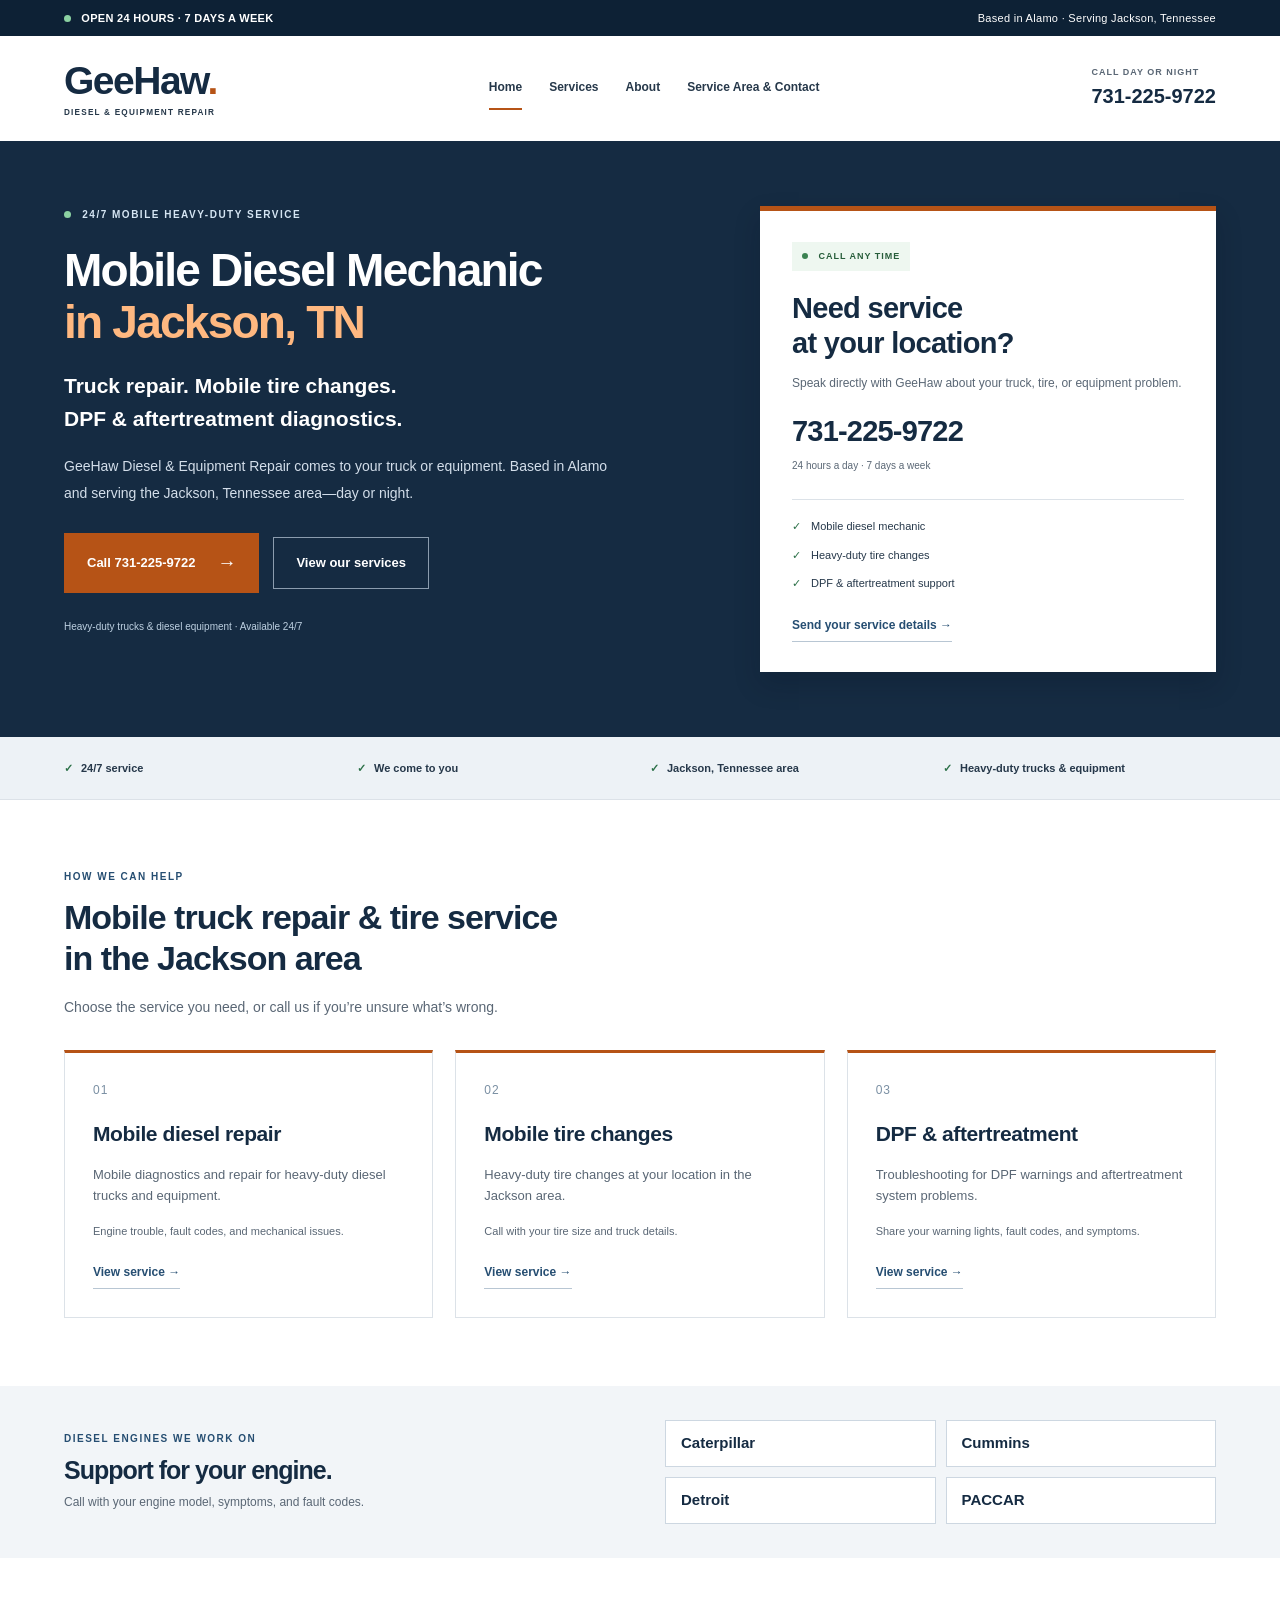
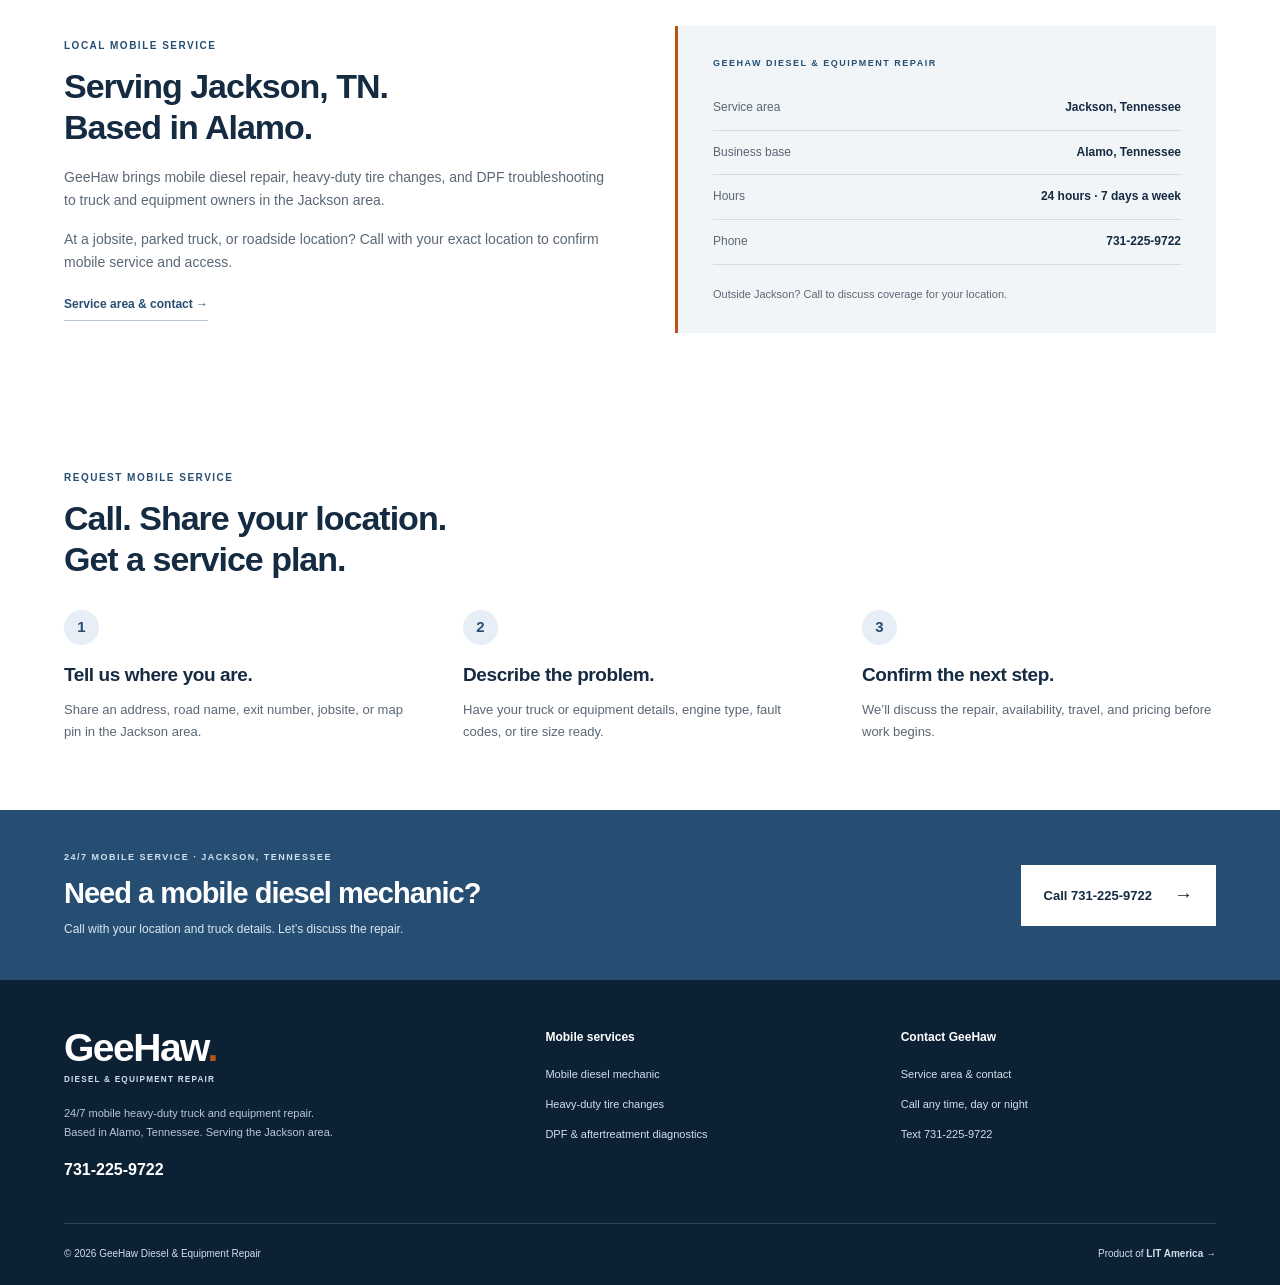
<file: index.html>
<!doctype html><html lang="en"><head><meta charset="utf-8"><meta name="viewport" content="width=device-width, initial-scale=1"><title>24/7 Mobile Diesel Mechanic &amp; Tire Service | Jackson, TN</title><meta name="description" content="24/7 mobile diesel mechanic, heavy-duty tire changes and DPF diagnostics in Jackson, TN. GeeHaw is based in Alamo. Call 731-225-9722."><meta name="theme-color" content="#152b42"><meta name="robots" content="index,follow"><link rel="canonical" href="https://vikramsamalanetha-debug.github.io/geehaa-demo2/"><meta property="og:type" content="website"><meta property="og:title" content="24/7 Mobile Diesel Mechanic &amp; Tire Service | Jackson, TN"><meta property="og:description" content="24/7 mobile diesel mechanic, heavy-duty tire changes and DPF diagnostics in Jackson, TN. GeeHaw is based in Alamo. Call 731-225-9722."><meta property="og:url" content="https://vikramsamalanetha-debug.github.io/geehaa-demo2/"><link rel="icon" href="assets/favicon.svg" type="image/svg+xml"><link rel="stylesheet" href="assets/style.css?v=local-service-2"><script src="assets/app.js?v=local-service-2" defer></script><script type="application/ld+json">{"@context": "https://schema.org", "@type": "LocalBusiness", "@id": "https://vikramsamalanetha-debug.github.io/geehaa-demo2/#business", "name": "GeeHaw Diesel & Equipment Repair", "telephone": "+1-731-225-9722", "url": "https://vikramsamalanetha-debug.github.io/geehaa-demo2/", "description": "24/7 mobile heavy-duty diesel truck and equipment repair, mobile tire changes, and DPF and aftertreatment troubleshooting.", "address": {"@type": "PostalAddress", "addressLocality": "Alamo", "addressRegion": "TN", "addressCountry": "US"}, "areaServed": [{"@type": "City", "name": "Jackson", "containedInPlace": {"@type": "State", "name": "Tennessee"}}], "openingHoursSpecification": [{"@type": "OpeningHoursSpecification", "dayOfWeek": ["Monday", "Tuesday", "Wednesday", "Thursday", "Friday", "Saturday", "Sunday"], "opens": "00:00", "closes": "23:59"}]}</script></head><body><a class="skip" href="#main">Skip to content</a><div class="statusbar"><span><i></i> OPEN 24 HOURS · 7 DAYS A WEEK</span><span>Based in Alamo · Serving Jackson, Tennessee</span></div><header><a class="brand" href="index.html" aria-label="GeeHaw home"><span class="brand-name">GeeHaw<span class="brand-dot">.</span></span><small>DIESEL & EQUIPMENT REPAIR</small></a><button class="menu" aria-label="Open navigation" aria-expanded="false" aria-controls="navigation">☰</button><nav id="navigation" aria-label="Main navigation"><a href="index.html" aria-current="page">Home</a><a href="services.html">Services</a><a href="about.html">About</a><a href="contact.html">Service Area & Contact</a></nav><a class="header-call" href="tel:+17312259722"><small>CALL DAY OR NIGHT</small>731-225-9722</a></header><main id="main"><section class="hero"><div class="hero-copy"><span class="eyebrow"><i></i> 24/7 MOBILE HEAVY-DUTY SERVICE</span><h1>Mobile Diesel Mechanic<br><span>in Jackson, TN</span></h1><p class="hero-subtitle">Truck repair. Mobile tire changes.<br>DPF & aftertreatment diagnostics.</p><p>GeeHaw Diesel & Equipment Repair comes to your truck or equipment. Based in Alamo and serving the Jackson, Tennessee area—day or night.</p><div class="buttons"><a class="button" href="tel:+17312259722">Call 731-225-9722 <span>→</span></a><a class="button outline-light" href="services.html">View our services</a></div><p class="hero-note">Heavy-duty trucks & diesel equipment · Available 24/7</p></div><aside class="dispatch-card"><span class="availability"><i></i> CALL ANY TIME</span><h2>Need service<br>at your location?</h2><p>Speak directly with GeeHaw about your truck, tire, or equipment problem.</p><a class="dispatch-phone" href="tel:+17312259722">731-225-9722</a><span class="dispatch-caption">24 hours a day · 7 days a week</span><div class="dispatch-list"><span>Mobile diesel mechanic</span><span>Heavy-duty tire changes</span><span>DPF & aftertreatment support</span></div><a class="text-link" href="contact.html">Send your service details →</a></aside></section><section class="quick-strip"><span>24/7 service</span><span>We come to you</span><span>Jackson, Tennessee area</span><span>Heavy-duty trucks & equipment</span></section><section class="section"><div class="section-heading"><span class="eyebrow">HOW WE CAN HELP</span><h2>Mobile truck repair & tire service<br>in the Jackson area</h2><p>Choose the service you need, or call us if you’re unsure what’s wrong.</p></div><div class="service-grid"><article class="service-card"><span class="service-number">01</span><h3><a href="diesel-repair.html">Mobile diesel repair</a></h3><p>Mobile diagnostics and repair for heavy-duty diesel trucks and equipment.</p><p class="small">Engine trouble, fault codes, and mechanical issues.</p><a class="text-link" href="diesel-repair.html">View service →</a></article><article class="service-card"><span class="service-number">02</span><h3><a href="mobile-tire-service.html">Mobile tire changes</a></h3><p>Heavy-duty tire changes at your location in the Jackson area.</p><p class="small">Call with your tire size and truck details.</p><a class="text-link" href="mobile-tire-service.html">View service →</a></article><article class="service-card"><span class="service-number">03</span><h3><a href="dpf-repair.html">DPF & aftertreatment</a></h3><p>Troubleshooting for DPF warnings and aftertreatment system problems.</p><p class="small">Share your warning lights, fault codes, and symptoms.</p><a class="text-link" href="dpf-repair.html">View service →</a></article></div></section><section class="engine-section"><div><span class="eyebrow">DIESEL ENGINES WE WORK ON</span><h2>Support for your engine.</h2><p>Call with your engine model, symptoms, and fault codes.</p></div><div class="engine-tags"><span>Caterpillar</span><span>Cummins</span><span>Detroit</span><span>PACCAR</span></div></section><section class="coverage section"><div><span class="eyebrow">LOCAL MOBILE SERVICE</span><h2>Serving Jackson, TN.<br>Based in Alamo.</h2><p>GeeHaw brings mobile diesel repair, heavy-duty tire changes, and DPF troubleshooting to truck and equipment owners in the Jackson area.</p><p>At a jobsite, parked truck, or roadside location? Call with your exact location to confirm mobile service and access.</p><a class="text-link" href="contact.html">Service area & contact →</a></div><div class="coverage-box"><span class="eyebrow">GEEHAW DIESEL & EQUIPMENT REPAIR</span><dl><div><dt>Service area</dt><dd>Jackson, Tennessee</dd></div><div><dt>Business base</dt><dd>Alamo, Tennessee</dd></div><div><dt>Hours</dt><dd>24 hours · 7 days a week</dd></div><div><dt>Phone</dt><dd><a href="tel:+17312259722">731-225-9722</a></dd></div></dl><p>Outside Jackson? Call to discuss coverage for your location.</p></div></section><section class="section"><div class="section-heading"><span class="eyebrow">REQUEST MOBILE SERVICE</span><h2>Call. Share your location.<br>Get a service plan.</h2></div><div class="steps"><div><b>1</b><h3>Tell us where you are.</h3><p>Share an address, road name, exit number, jobsite, or map pin in the Jackson area.</p></div><div><b>2</b><h3>Describe the problem.</h3><p>Have your truck or equipment details, engine type, fault codes, or tire size ready.</p></div><div><b>3</b><h3>Confirm the next step.</h3><p>We’ll discuss the repair, availability, travel, and pricing before work begins.</p></div></div></section></main><section class="call-band"><div><span class="eyebrow">24/7 MOBILE SERVICE · JACKSON, TENNESSEE</span><h2>Need a mobile diesel mechanic?</h2><p>Call with your location and truck details. Let’s discuss the repair.</p></div><a class="button light" href="tel:+17312259722">Call 731-225-9722 <span>→</span></a></section><footer><div><a class="brand" href="index.html"><span class="brand-name">GeeHaw<span class="brand-dot">.</span></span><small>DIESEL & EQUIPMENT REPAIR</small></a><p>24/7 mobile heavy-duty truck and equipment repair.<br>Based in Alamo, Tennessee. Serving the Jackson area.</p><a class="footer-phone" href="tel:+17312259722">731-225-9722</a></div><div class="footer-list"><b>Mobile services</b><a href="diesel-repair.html">Mobile diesel mechanic</a><a href="mobile-tire-service.html">Heavy-duty tire changes</a><a href="dpf-repair.html">DPF & aftertreatment diagnostics</a></div><div class="footer-list"><b>Contact GeeHaw</b><a href="contact.html">Service area & contact</a><a href="tel:+17312259722">Call any time, day or night</a><a href="sms:+17312259722">Text 731-225-9722</a></div><div class="foot-bottom"><span>© <span id="year">2026</span> GeeHaw Diesel & Equipment Repair</span><a href="https://www.litamerica.net" target="_blank" rel="noopener noreferrer">Product of <b>LIT America</b> →</a></div></footer><div class="mobile-actions"><a href="tel:+17312259722">Call 24/7 · 731-225-9722</a><a href="sms:+17312259722">Text us</a></div></body></html>
</file>
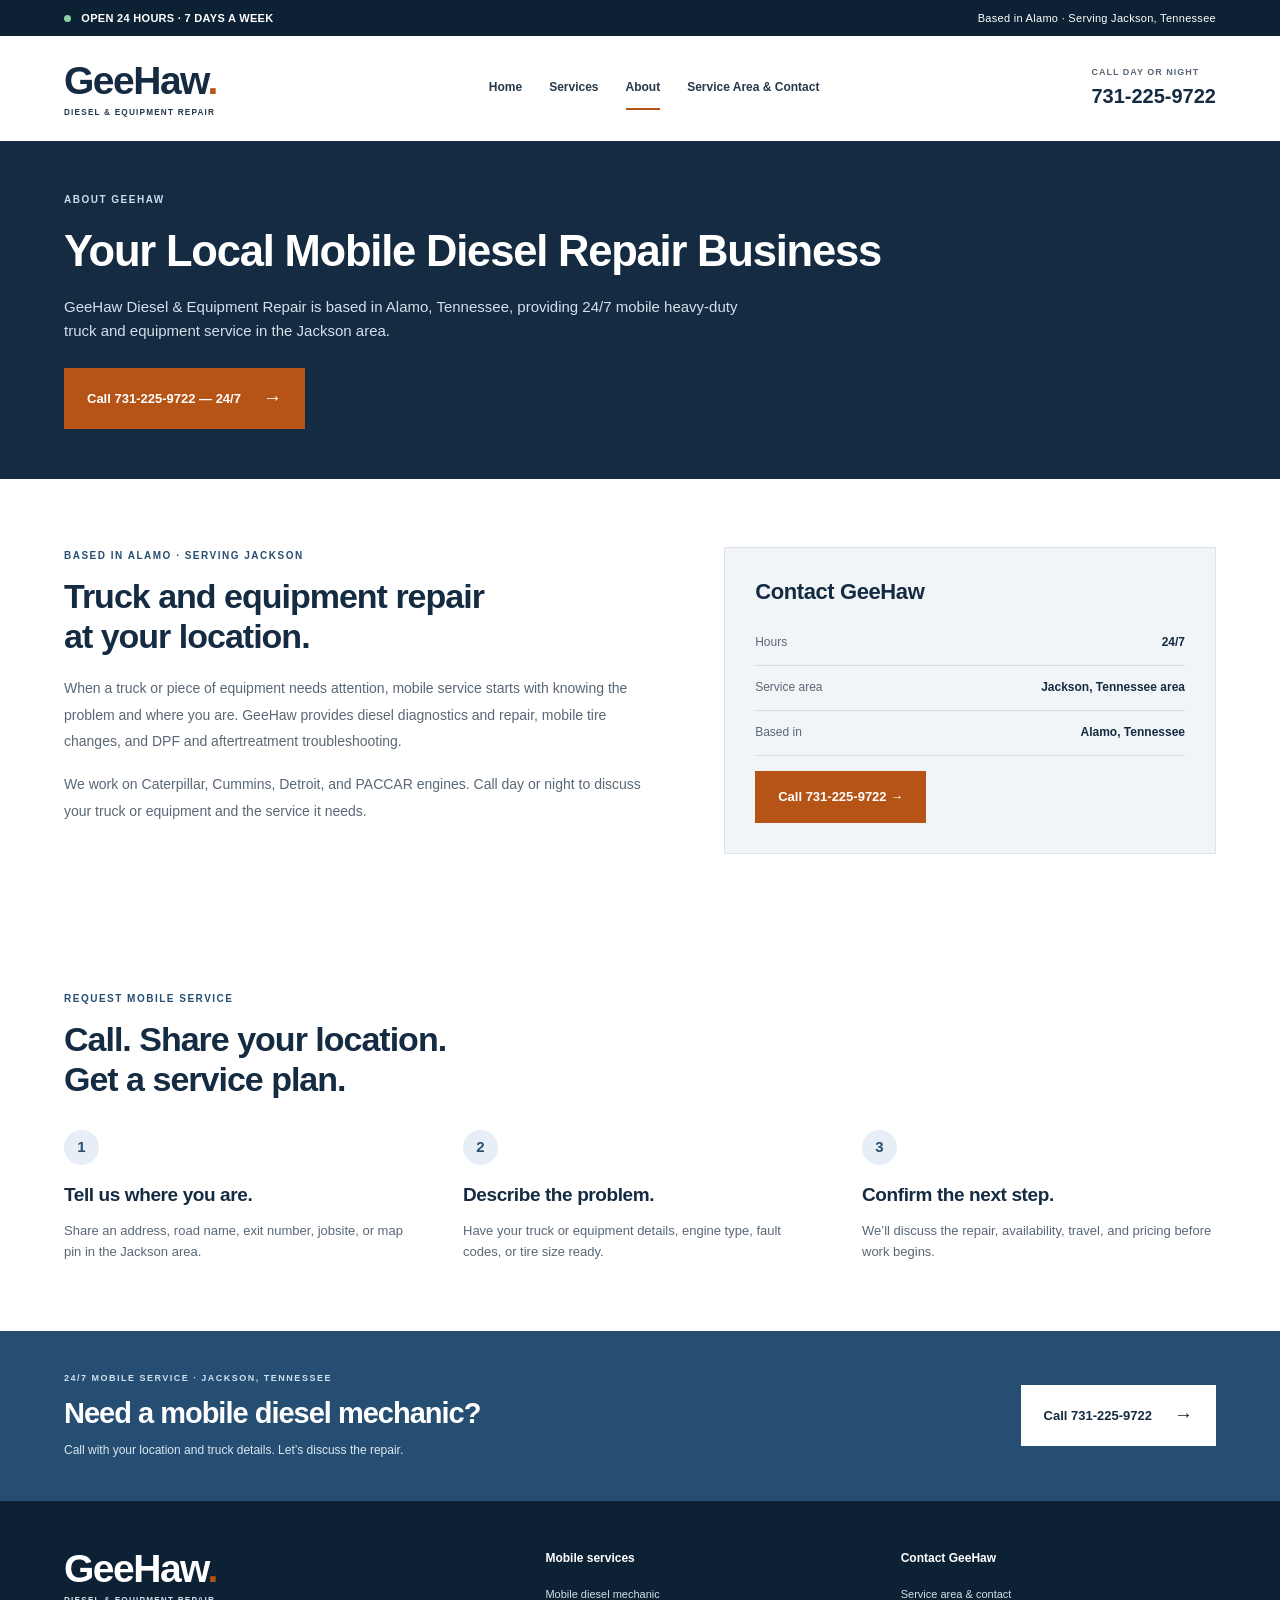
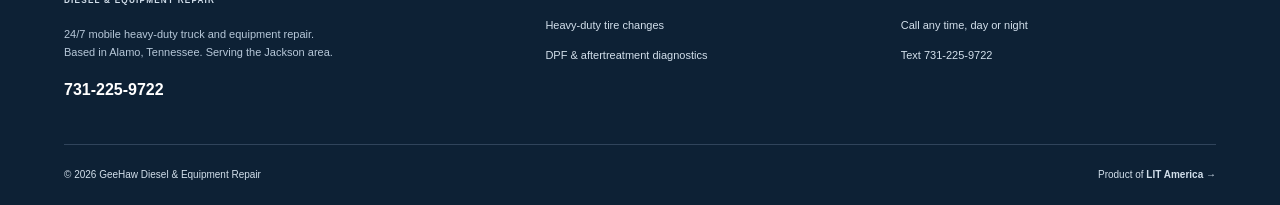
<file: about.html>
<!doctype html><html lang="en"><head><meta charset="utf-8"><meta name="viewport" content="width=device-width, initial-scale=1"><title>About GeeHaw | 24/7 Mobile Diesel Repair | Alamo &amp; Jackson, TN</title><meta name="description" content="GeeHaw Diesel &amp; Equipment Repair is based in Alamo, TN, serving Jackson with 24/7 mobile diesel repair, DPF troubleshooting and tire changes."><meta name="theme-color" content="#152b42"><meta name="robots" content="index,follow"><link rel="canonical" href="https://vikramsamalanetha-debug.github.io/geehaa-demo2/about.html"><meta property="og:type" content="website"><meta property="og:title" content="About GeeHaw | 24/7 Mobile Diesel Repair | Alamo &amp; Jackson, TN"><meta property="og:description" content="GeeHaw Diesel &amp; Equipment Repair is based in Alamo, TN, serving Jackson with 24/7 mobile diesel repair, DPF troubleshooting and tire changes."><meta property="og:url" content="https://vikramsamalanetha-debug.github.io/geehaa-demo2/about.html"><link rel="icon" href="assets/favicon.svg" type="image/svg+xml"><link rel="stylesheet" href="assets/style.css?v=local-service-2"><script src="assets/app.js?v=local-service-2" defer></script><script type="application/ld+json">{"@context": "https://schema.org", "@type": "LocalBusiness", "@id": "https://vikramsamalanetha-debug.github.io/geehaa-demo2/#business", "name": "GeeHaw Diesel & Equipment Repair", "telephone": "+1-731-225-9722", "url": "https://vikramsamalanetha-debug.github.io/geehaa-demo2/", "description": "24/7 mobile heavy-duty diesel truck and equipment repair, mobile tire changes, and DPF and aftertreatment troubleshooting.", "address": {"@type": "PostalAddress", "addressLocality": "Alamo", "addressRegion": "TN", "addressCountry": "US"}, "areaServed": [{"@type": "City", "name": "Jackson", "containedInPlace": {"@type": "State", "name": "Tennessee"}}], "openingHoursSpecification": [{"@type": "OpeningHoursSpecification", "dayOfWeek": ["Monday", "Tuesday", "Wednesday", "Thursday", "Friday", "Saturday", "Sunday"], "opens": "00:00", "closes": "23:59"}]}</script></head><body><a class="skip" href="#main">Skip to content</a><div class="statusbar"><span><i></i> OPEN 24 HOURS · 7 DAYS A WEEK</span><span>Based in Alamo · Serving Jackson, Tennessee</span></div><header><a class="brand" href="index.html" aria-label="GeeHaw home"><span class="brand-name">GeeHaw<span class="brand-dot">.</span></span><small>DIESEL & EQUIPMENT REPAIR</small></a><button class="menu" aria-label="Open navigation" aria-expanded="false" aria-controls="navigation">☰</button><nav id="navigation" aria-label="Main navigation"><a href="index.html">Home</a><a href="services.html">Services</a><a href="about.html" aria-current="page">About</a><a href="contact.html">Service Area & Contact</a></nav><a class="header-call" href="tel:+17312259722"><small>CALL DAY OR NIGHT</small>731-225-9722</a></header><main id="main"><section class="page-intro"><div class="wrap"><span class="eyebrow">ABOUT GEEHAW</span><h1>Your Local Mobile Diesel Repair Business</h1><p>GeeHaw Diesel & Equipment Repair is based in Alamo, Tennessee, providing 24/7 mobile heavy-duty truck and equipment service in the Jackson area.</p><a class="button" href="tel:+17312259722">Call 731-225-9722 — 24/7 <span>→</span></a></div></section><section class="section two-column"><div><span class="eyebrow">BASED IN ALAMO · SERVING JACKSON</span><h2>Truck and equipment repair<br>at your location.</h2><p>When a truck or piece of equipment needs attention, mobile service starts with knowing the problem and where you are. GeeHaw provides diesel diagnostics and repair, mobile tire changes, and DPF and aftertreatment troubleshooting.</p><p>We work on Caterpillar, Cummins, Detroit, and PACCAR engines. Call day or night to discuss your truck or equipment and the service it needs.</p></div><div class="plain-panel"><h3>Contact GeeHaw</h3><dl><div><dt>Hours</dt><dd>24/7</dd></div><div><dt>Service area</dt><dd>Jackson, Tennessee area</dd></div><div><dt>Based in</dt><dd>Alamo, Tennessee</dd></div></dl><a class="button" href="tel:+17312259722">Call 731-225-9722 →</a></div></section><section class="section"><div class="section-heading"><span class="eyebrow">REQUEST MOBILE SERVICE</span><h2>Call. Share your location.<br>Get a service plan.</h2></div><div class="steps"><div><b>1</b><h3>Tell us where you are.</h3><p>Share an address, road name, exit number, jobsite, or map pin in the Jackson area.</p></div><div><b>2</b><h3>Describe the problem.</h3><p>Have your truck or equipment details, engine type, fault codes, or tire size ready.</p></div><div><b>3</b><h3>Confirm the next step.</h3><p>We’ll discuss the repair, availability, travel, and pricing before work begins.</p></div></div></section></main><section class="call-band"><div><span class="eyebrow">24/7 MOBILE SERVICE · JACKSON, TENNESSEE</span><h2>Need a mobile diesel mechanic?</h2><p>Call with your location and truck details. Let’s discuss the repair.</p></div><a class="button light" href="tel:+17312259722">Call 731-225-9722 <span>→</span></a></section><footer><div><a class="brand" href="index.html"><span class="brand-name">GeeHaw<span class="brand-dot">.</span></span><small>DIESEL & EQUIPMENT REPAIR</small></a><p>24/7 mobile heavy-duty truck and equipment repair.<br>Based in Alamo, Tennessee. Serving the Jackson area.</p><a class="footer-phone" href="tel:+17312259722">731-225-9722</a></div><div class="footer-list"><b>Mobile services</b><a href="diesel-repair.html">Mobile diesel mechanic</a><a href="mobile-tire-service.html">Heavy-duty tire changes</a><a href="dpf-repair.html">DPF & aftertreatment diagnostics</a></div><div class="footer-list"><b>Contact GeeHaw</b><a href="contact.html">Service area & contact</a><a href="tel:+17312259722">Call any time, day or night</a><a href="sms:+17312259722">Text 731-225-9722</a></div><div class="foot-bottom"><span>© <span id="year">2026</span> GeeHaw Diesel & Equipment Repair</span><a href="https://www.litamerica.net" target="_blank" rel="noopener noreferrer">Product of <b>LIT America</b> →</a></div></footer><div class="mobile-actions"><a href="tel:+17312259722">Call 24/7 · 731-225-9722</a><a href="sms:+17312259722">Text us</a></div></body></html>
</file>
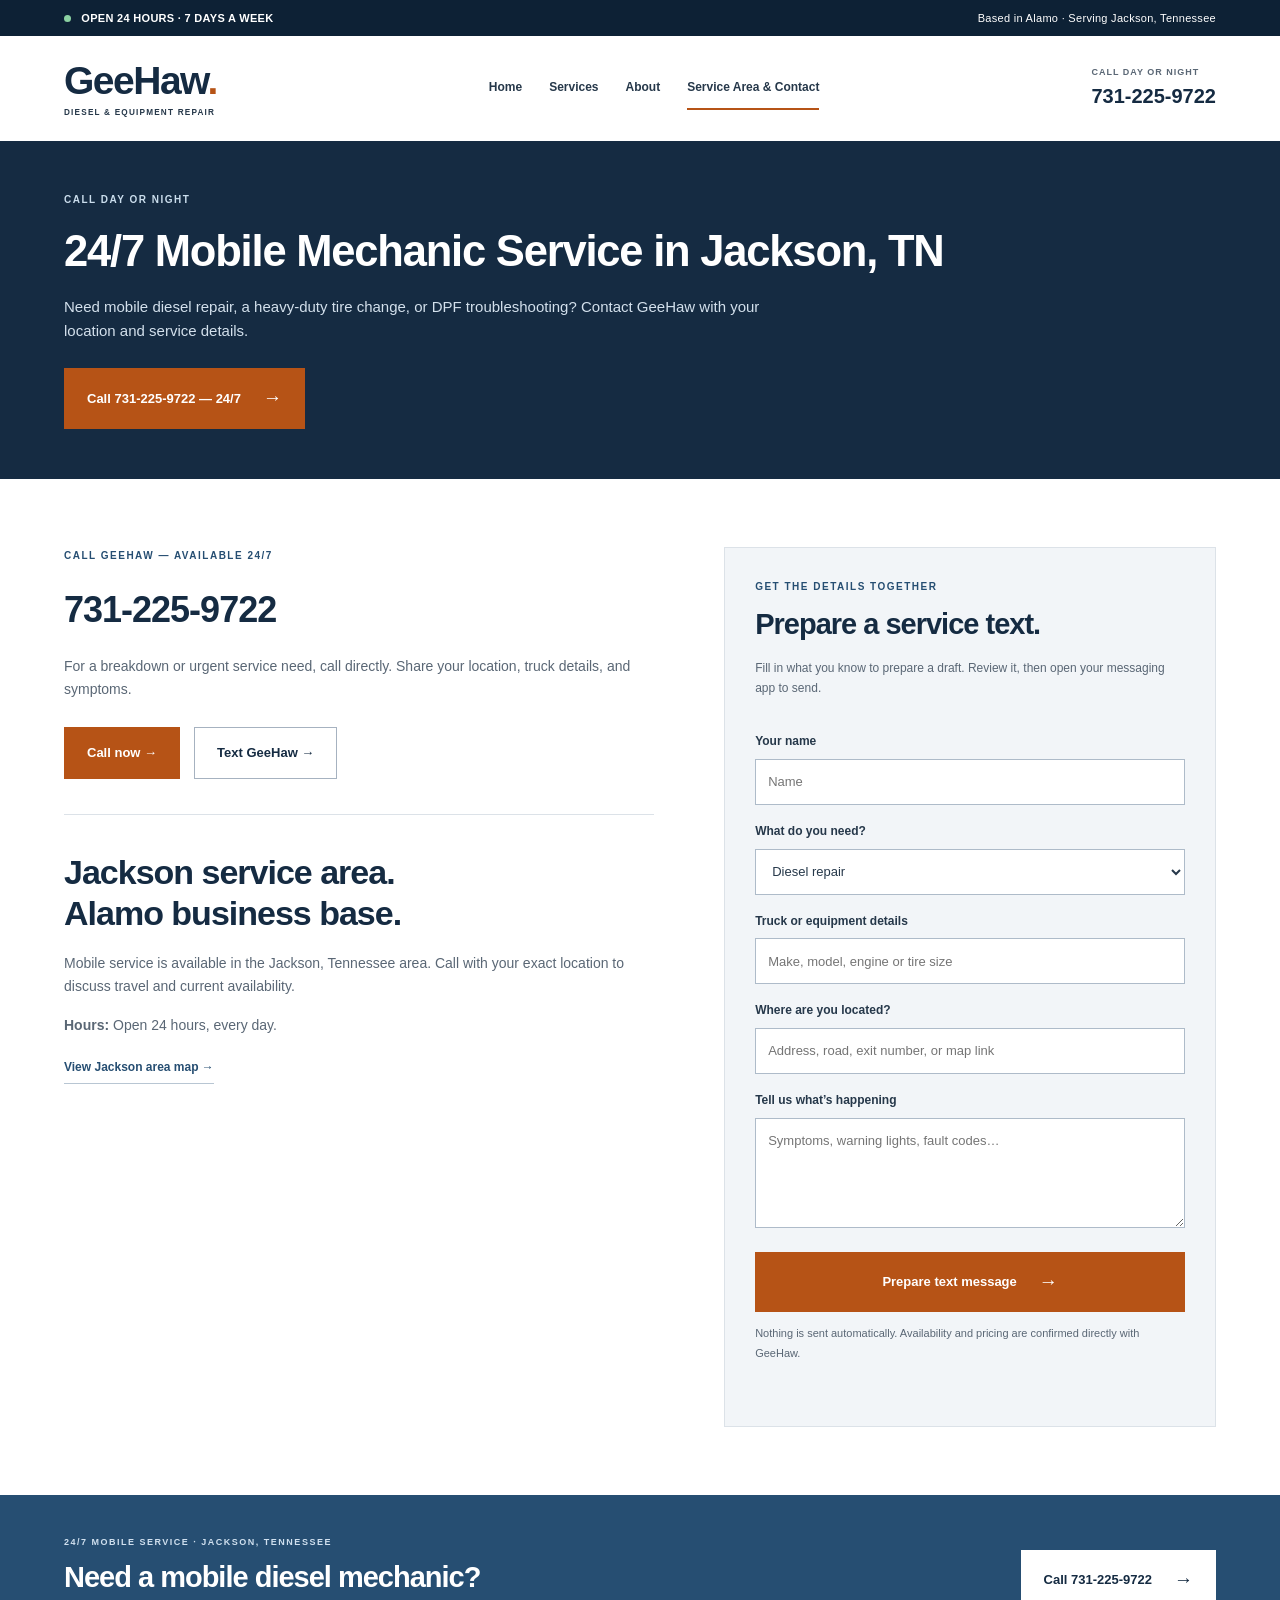
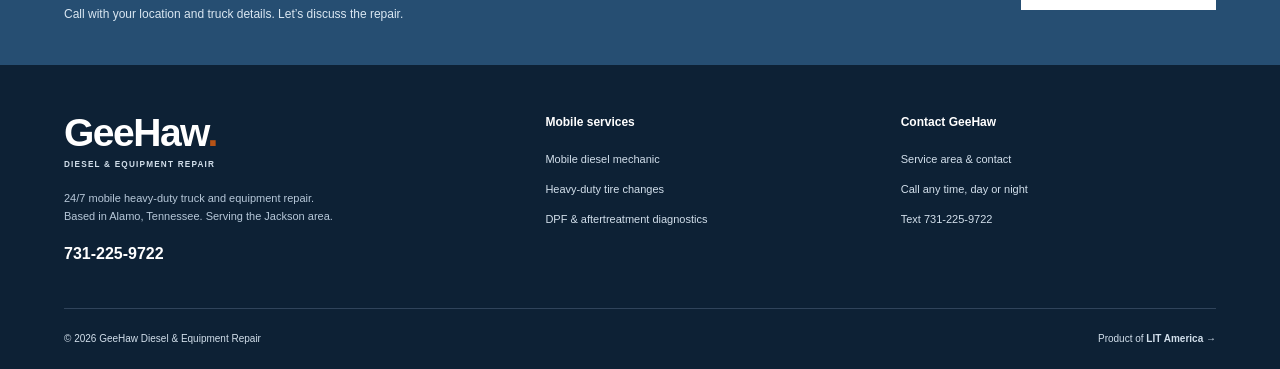
<file: contact.html>
<!doctype html><html lang="en"><head><meta charset="utf-8"><meta name="viewport" content="width=device-width, initial-scale=1"><title>Contact GeeHaw 24/7 | Mobile Mechanic in Jackson, TN</title><meta name="description" content="Call GeeHaw at 731-225-9722 for 24/7 mobile diesel mechanic and heavy-duty tire service in Jackson, TN. Based in Alamo."><meta name="theme-color" content="#152b42"><meta name="robots" content="index,follow"><link rel="canonical" href="https://vikramsamalanetha-debug.github.io/geehaa-demo2/contact.html"><meta property="og:type" content="website"><meta property="og:title" content="Contact GeeHaw 24/7 | Mobile Mechanic in Jackson, TN"><meta property="og:description" content="Call GeeHaw at 731-225-9722 for 24/7 mobile diesel mechanic and heavy-duty tire service in Jackson, TN. Based in Alamo."><meta property="og:url" content="https://vikramsamalanetha-debug.github.io/geehaa-demo2/contact.html"><link rel="icon" href="assets/favicon.svg" type="image/svg+xml"><link rel="stylesheet" href="assets/style.css?v=local-service-2"><script src="assets/app.js?v=local-service-2" defer></script><script type="application/ld+json">{"@context": "https://schema.org", "@type": "LocalBusiness", "@id": "https://vikramsamalanetha-debug.github.io/geehaa-demo2/#business", "name": "GeeHaw Diesel & Equipment Repair", "telephone": "+1-731-225-9722", "url": "https://vikramsamalanetha-debug.github.io/geehaa-demo2/", "description": "24/7 mobile heavy-duty diesel truck and equipment repair, mobile tire changes, and DPF and aftertreatment troubleshooting.", "address": {"@type": "PostalAddress", "addressLocality": "Alamo", "addressRegion": "TN", "addressCountry": "US"}, "areaServed": [{"@type": "City", "name": "Jackson", "containedInPlace": {"@type": "State", "name": "Tennessee"}}], "openingHoursSpecification": [{"@type": "OpeningHoursSpecification", "dayOfWeek": ["Monday", "Tuesday", "Wednesday", "Thursday", "Friday", "Saturday", "Sunday"], "opens": "00:00", "closes": "23:59"}]}</script></head><body><a class="skip" href="#main">Skip to content</a><div class="statusbar"><span><i></i> OPEN 24 HOURS · 7 DAYS A WEEK</span><span>Based in Alamo · Serving Jackson, Tennessee</span></div><header><a class="brand" href="index.html" aria-label="GeeHaw home"><span class="brand-name">GeeHaw<span class="brand-dot">.</span></span><small>DIESEL & EQUIPMENT REPAIR</small></a><button class="menu" aria-label="Open navigation" aria-expanded="false" aria-controls="navigation">☰</button><nav id="navigation" aria-label="Main navigation"><a href="index.html">Home</a><a href="services.html">Services</a><a href="about.html">About</a><a href="contact.html" aria-current="page">Service Area & Contact</a></nav><a class="header-call" href="tel:+17312259722"><small>CALL DAY OR NIGHT</small>731-225-9722</a></header><main id="main"><section class="page-intro"><div class="wrap"><span class="eyebrow">CALL DAY OR NIGHT</span><h1>24/7 Mobile Mechanic Service in Jackson, TN</h1><p>Need mobile diesel repair, a heavy-duty tire change, or DPF troubleshooting? Contact GeeHaw with your location and service details.</p><a class="button" href="tel:+17312259722">Call 731-225-9722 — 24/7 <span>→</span></a></div></section><section class="contact-layout section"><div><div class="contact-card"><span class="eyebrow">CALL GEEHAW — AVAILABLE 24/7</span><a class="phone-large" href="tel:+17312259722">731-225-9722</a><p>For a breakdown or urgent service need, call directly. Share your location, truck details, and symptoms.</p><div class="buttons"><a class="button" href="tel:+17312259722">Call now →</a><a class="button outline" href="sms:+17312259722">Text GeeHaw →</a></div></div><div class="area-card"><h2>Jackson service area.<br>Alamo business base.</h2><p>Mobile service is available in the Jackson, Tennessee area. Call with your exact location to discuss travel and current availability.</p><p><strong>Hours:</strong> Open 24 hours, every day.</p><a class="text-link" href="https://www.google.com/maps/search/?api=1&query=Jackson+Tennessee" target="_blank" rel="noopener noreferrer">View Jackson area map →</a></div></div><div class="request"><span class="eyebrow">GET THE DETAILS TOGETHER</span><h2>Prepare a service text.</h2><p>Fill in what you know to prepare a draft. Review it, then open your messaging app to send.</p><form id="service-form"><label for="name">Your name</label><input id="name" name="name" autocomplete="name" maxlength="100" required placeholder="Name"><label for="service">What do you need?</label><select id="service" name="service"><option>Diesel repair</option><option>DPF & aftertreatment</option><option>Mobile tire change</option><option>Equipment repair</option><option>Other / not sure</option></select><label for="vehicle">Truck or equipment details</label><input id="vehicle" name="vehicle" maxlength="200" placeholder="Make, model, engine or tire size"><label for="location">Where are you located?</label><input id="location" name="location" maxlength="250" required placeholder="Address, road, exit number, or map link"><label for="issue">Tell us what’s happening</label><textarea id="issue" name="issue" rows="4" maxlength="1500" required placeholder="Symptoms, warning lights, fault codes…"></textarea><button class="button" type="submit">Prepare text message <span>→</span></button><p class="small">Nothing is sent automatically. Availability and pricing are confirmed directly with GeeHaw.</p><p role="status" id="form-status"></p></form><div id="message-review" hidden><h3>Your message is ready.</h3><textarea id="message-draft" aria-label="Prepared service message" rows="9" readonly></textarea><div class="buttons"><a id="send-sms" class="button" href="sms:+17312259722">Open messaging app →</a><button class="copy-text" id="copy-message" type="button">Copy message</button></div><p class="small">If texting isn’t available on this device, copy the message or call 731-225-9722.</p></div></div></section></main><section class="call-band"><div><span class="eyebrow">24/7 MOBILE SERVICE · JACKSON, TENNESSEE</span><h2>Need a mobile diesel mechanic?</h2><p>Call with your location and truck details. Let’s discuss the repair.</p></div><a class="button light" href="tel:+17312259722">Call 731-225-9722 <span>→</span></a></section><footer><div><a class="brand" href="index.html"><span class="brand-name">GeeHaw<span class="brand-dot">.</span></span><small>DIESEL & EQUIPMENT REPAIR</small></a><p>24/7 mobile heavy-duty truck and equipment repair.<br>Based in Alamo, Tennessee. Serving the Jackson area.</p><a class="footer-phone" href="tel:+17312259722">731-225-9722</a></div><div class="footer-list"><b>Mobile services</b><a href="diesel-repair.html">Mobile diesel mechanic</a><a href="mobile-tire-service.html">Heavy-duty tire changes</a><a href="dpf-repair.html">DPF & aftertreatment diagnostics</a></div><div class="footer-list"><b>Contact GeeHaw</b><a href="contact.html">Service area & contact</a><a href="tel:+17312259722">Call any time, day or night</a><a href="sms:+17312259722">Text 731-225-9722</a></div><div class="foot-bottom"><span>© <span id="year">2026</span> GeeHaw Diesel & Equipment Repair</span><a href="https://www.litamerica.net" target="_blank" rel="noopener noreferrer">Product of <b>LIT America</b> →</a></div></footer><div class="mobile-actions"><a href="tel:+17312259722">Call 24/7 · 731-225-9722</a><a href="sms:+17312259722">Text us</a></div></body></html>
</file>
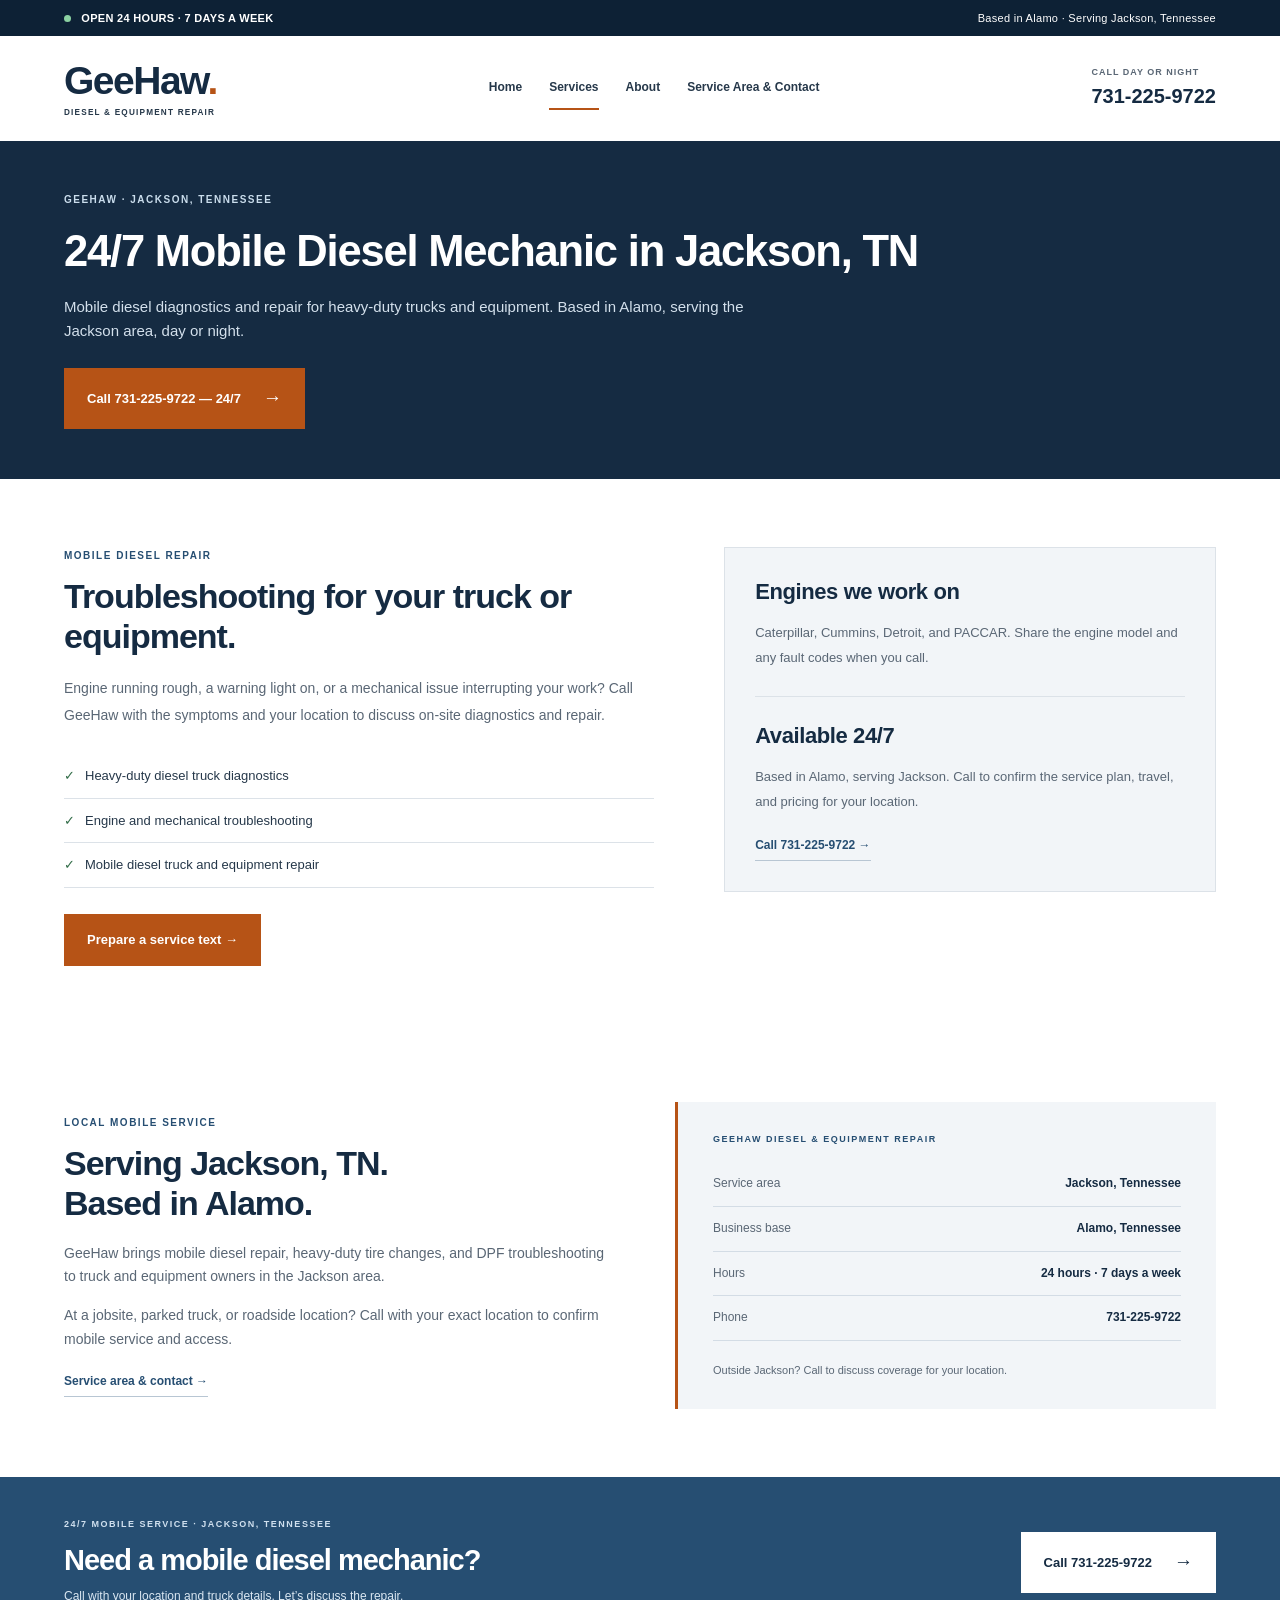
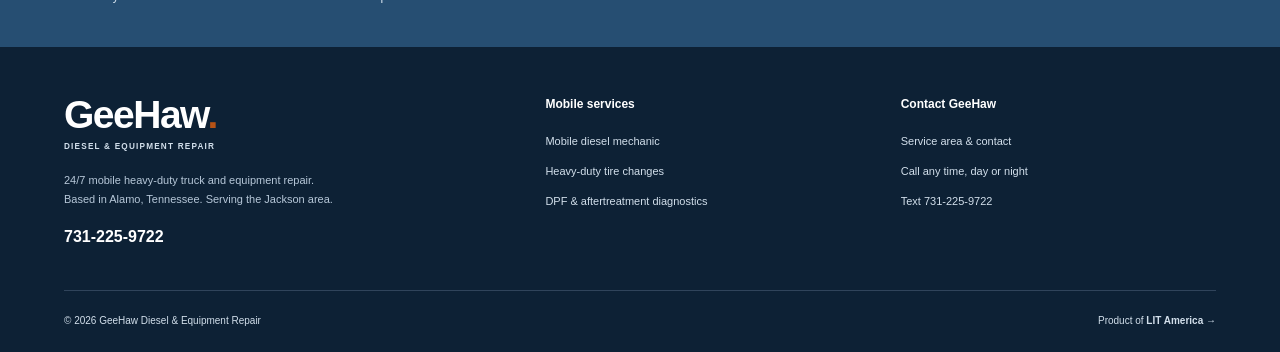
<file: diesel-repair.html>
<!doctype html><html lang="en"><head><meta charset="utf-8"><meta name="viewport" content="width=device-width, initial-scale=1"><title>24/7 Mobile Diesel Mechanic in Jackson, TN | GeeHaw</title><meta name="description" content="Mobile diesel diagnostics and repair for heavy-duty trucks and equipment. Based in Alamo, serving the Jackson area, day or night."><meta name="theme-color" content="#152b42"><meta name="robots" content="index,follow"><link rel="canonical" href="https://vikramsamalanetha-debug.github.io/geehaa-demo2/diesel-repair.html"><meta property="og:type" content="website"><meta property="og:title" content="24/7 Mobile Diesel Mechanic in Jackson, TN | GeeHaw"><meta property="og:description" content="Mobile diesel diagnostics and repair for heavy-duty trucks and equipment. Based in Alamo, serving the Jackson area, day or night."><meta property="og:url" content="https://vikramsamalanetha-debug.github.io/geehaa-demo2/diesel-repair.html"><link rel="icon" href="assets/favicon.svg" type="image/svg+xml"><link rel="stylesheet" href="assets/style.css?v=local-service-2"><script src="assets/app.js?v=local-service-2" defer></script><script type="application/ld+json">{"@context": "https://schema.org", "@type": "LocalBusiness", "@id": "https://vikramsamalanetha-debug.github.io/geehaa-demo2/#business", "name": "GeeHaw Diesel & Equipment Repair", "telephone": "+1-731-225-9722", "url": "https://vikramsamalanetha-debug.github.io/geehaa-demo2/", "description": "24/7 mobile heavy-duty diesel truck and equipment repair, mobile tire changes, and DPF and aftertreatment troubleshooting.", "address": {"@type": "PostalAddress", "addressLocality": "Alamo", "addressRegion": "TN", "addressCountry": "US"}, "areaServed": [{"@type": "City", "name": "Jackson", "containedInPlace": {"@type": "State", "name": "Tennessee"}}], "openingHoursSpecification": [{"@type": "OpeningHoursSpecification", "dayOfWeek": ["Monday", "Tuesday", "Wednesday", "Thursday", "Friday", "Saturday", "Sunday"], "opens": "00:00", "closes": "23:59"}]}</script></head><body><a class="skip" href="#main">Skip to content</a><div class="statusbar"><span><i></i> OPEN 24 HOURS · 7 DAYS A WEEK</span><span>Based in Alamo · Serving Jackson, Tennessee</span></div><header><a class="brand" href="index.html" aria-label="GeeHaw home"><span class="brand-name">GeeHaw<span class="brand-dot">.</span></span><small>DIESEL & EQUIPMENT REPAIR</small></a><button class="menu" aria-label="Open navigation" aria-expanded="false" aria-controls="navigation">☰</button><nav id="navigation" aria-label="Main navigation"><a href="index.html">Home</a><a href="services.html" aria-current="page">Services</a><a href="about.html">About</a><a href="contact.html">Service Area & Contact</a></nav><a class="header-call" href="tel:+17312259722"><small>CALL DAY OR NIGHT</small>731-225-9722</a></header><main id="main"><section class="page-intro"><div class="wrap"><span class="eyebrow">GEEHAW · JACKSON, TENNESSEE</span><h1>24/7 Mobile Diesel Mechanic in Jackson, TN</h1><p>Mobile diesel diagnostics and repair for heavy-duty trucks and equipment. Based in Alamo, serving the Jackson area, day or night.</p><a class="button" href="tel:+17312259722">Call 731-225-9722 — 24/7 <span>→</span></a></div></section><section id="diesel" class="section service-detail"><div><span class="eyebrow">MOBILE DIESEL REPAIR</span><h2>Troubleshooting for your truck or equipment.</h2><p>Engine running rough, a warning light on, or a mechanical issue interrupting your work? Call GeeHaw with the symptoms and your location to discuss on-site diagnostics and repair.</p><ul class="checks"><li>Heavy-duty diesel truck diagnostics</li><li>Engine and mechanical troubleshooting</li><li>Mobile diesel truck and equipment repair</li></ul><a class="button" href="contact.html?service=Diesel repair">Prepare a service text →</a></div><aside class="plain-panel"><h3>Engines we work on</h3><p>Caterpillar, Cummins, Detroit, and PACCAR. Share the engine model and any fault codes when you call.</p><hr><h3>Available 24/7</h3><p>Based in Alamo, serving Jackson. Call to confirm the service plan, travel, and pricing for your location.</p><a class="text-link" href="tel:+17312259722">Call 731-225-9722 →</a></aside></section><section class="coverage section"><div><span class="eyebrow">LOCAL MOBILE SERVICE</span><h2>Serving Jackson, TN.<br>Based in Alamo.</h2><p>GeeHaw brings mobile diesel repair, heavy-duty tire changes, and DPF troubleshooting to truck and equipment owners in the Jackson area.</p><p>At a jobsite, parked truck, or roadside location? Call with your exact location to confirm mobile service and access.</p><a class="text-link" href="contact.html">Service area & contact →</a></div><div class="coverage-box"><span class="eyebrow">GEEHAW DIESEL & EQUIPMENT REPAIR</span><dl><div><dt>Service area</dt><dd>Jackson, Tennessee</dd></div><div><dt>Business base</dt><dd>Alamo, Tennessee</dd></div><div><dt>Hours</dt><dd>24 hours · 7 days a week</dd></div><div><dt>Phone</dt><dd><a href="tel:+17312259722">731-225-9722</a></dd></div></dl><p>Outside Jackson? Call to discuss coverage for your location.</p></div></section></main><section class="call-band"><div><span class="eyebrow">24/7 MOBILE SERVICE · JACKSON, TENNESSEE</span><h2>Need a mobile diesel mechanic?</h2><p>Call with your location and truck details. Let’s discuss the repair.</p></div><a class="button light" href="tel:+17312259722">Call 731-225-9722 <span>→</span></a></section><footer><div><a class="brand" href="index.html"><span class="brand-name">GeeHaw<span class="brand-dot">.</span></span><small>DIESEL & EQUIPMENT REPAIR</small></a><p>24/7 mobile heavy-duty truck and equipment repair.<br>Based in Alamo, Tennessee. Serving the Jackson area.</p><a class="footer-phone" href="tel:+17312259722">731-225-9722</a></div><div class="footer-list"><b>Mobile services</b><a href="diesel-repair.html">Mobile diesel mechanic</a><a href="mobile-tire-service.html">Heavy-duty tire changes</a><a href="dpf-repair.html">DPF & aftertreatment diagnostics</a></div><div class="footer-list"><b>Contact GeeHaw</b><a href="contact.html">Service area & contact</a><a href="tel:+17312259722">Call any time, day or night</a><a href="sms:+17312259722">Text 731-225-9722</a></div><div class="foot-bottom"><span>© <span id="year">2026</span> GeeHaw Diesel & Equipment Repair</span><a href="https://www.litamerica.net" target="_blank" rel="noopener noreferrer">Product of <b>LIT America</b> →</a></div></footer><div class="mobile-actions"><a href="tel:+17312259722">Call 24/7 · 731-225-9722</a><a href="sms:+17312259722">Text us</a></div></body></html>
</file>
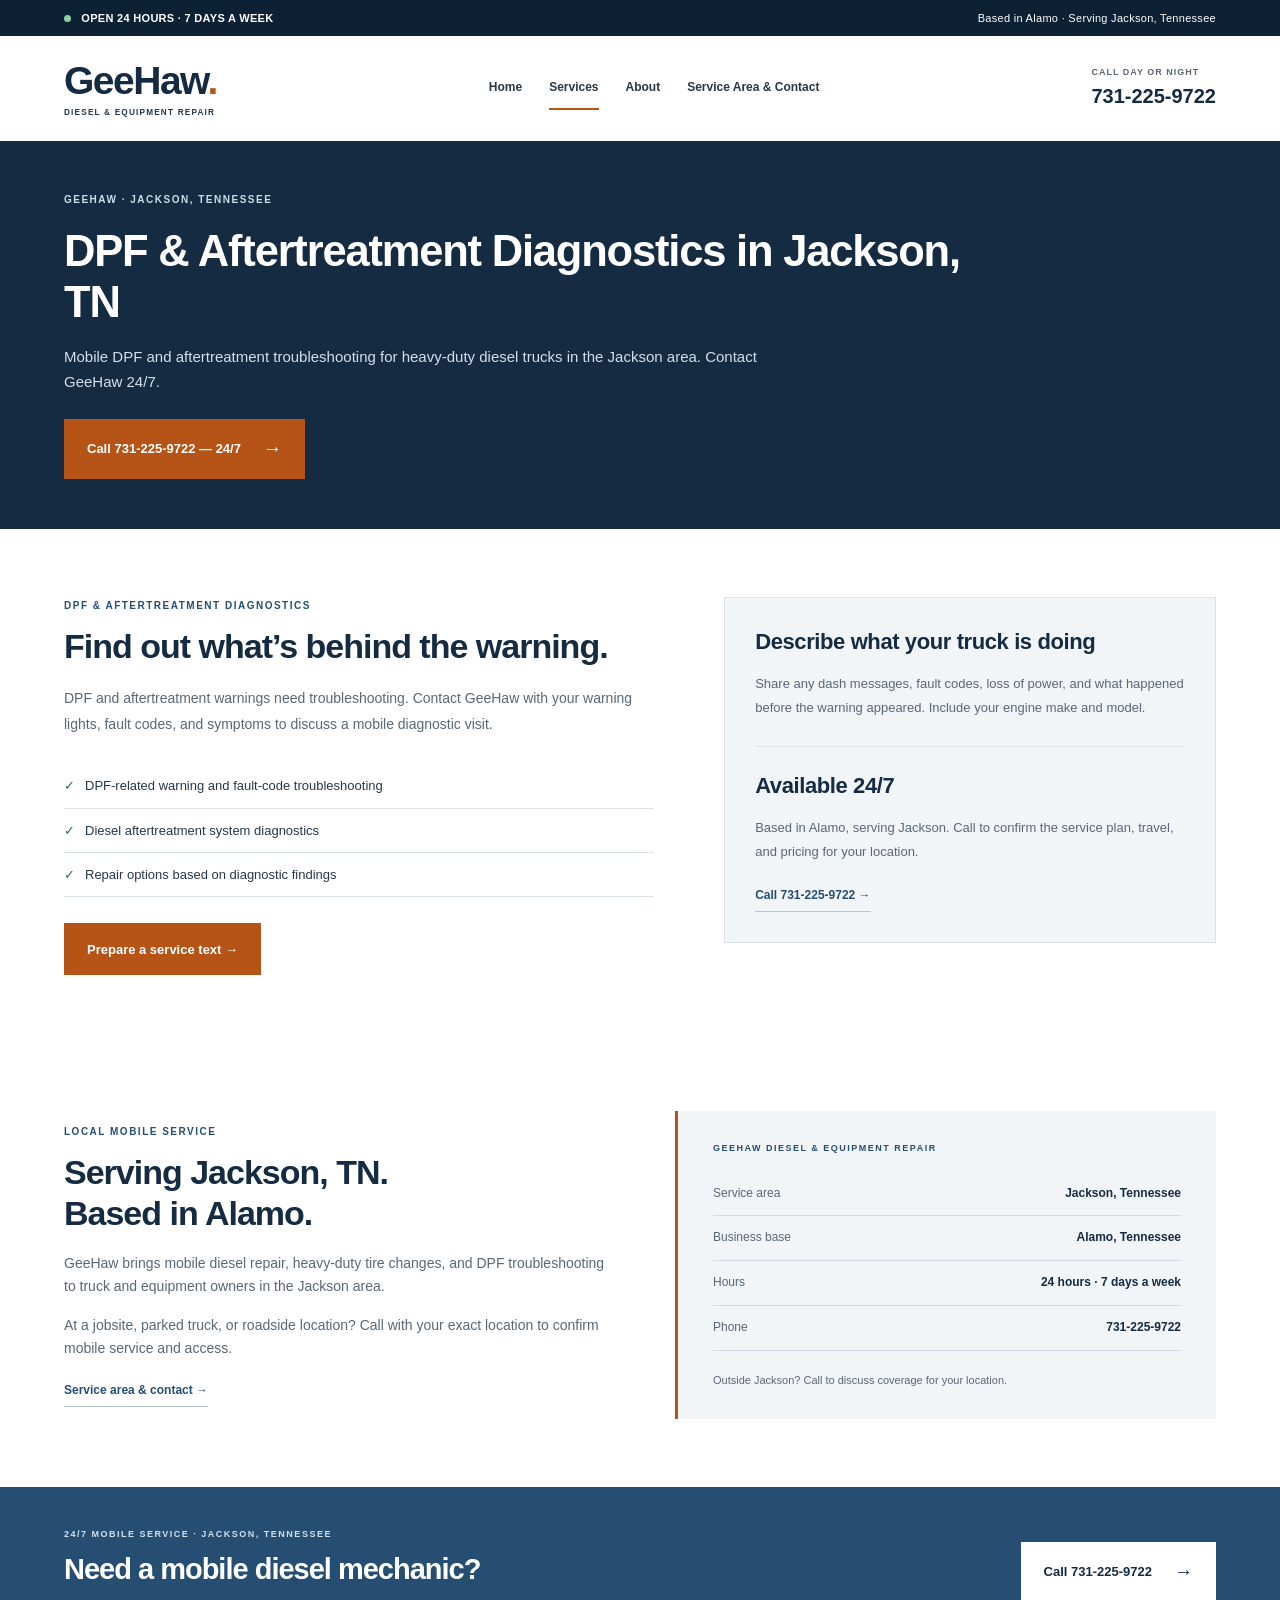
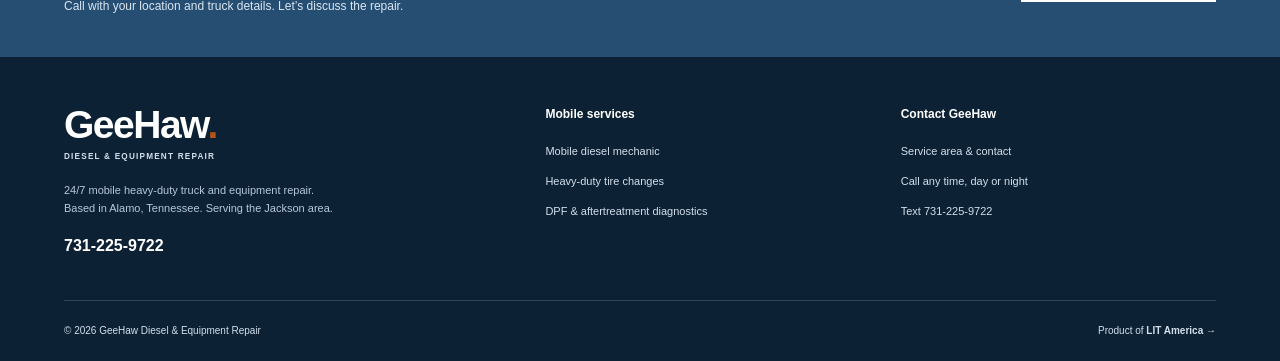
<file: dpf-repair.html>
<!doctype html><html lang="en"><head><meta charset="utf-8"><meta name="viewport" content="width=device-width, initial-scale=1"><title>DPF &amp; Aftertreatment Diagnostics in Jackson, TN | GeeHaw</title><meta name="description" content="Mobile DPF and aftertreatment troubleshooting for heavy-duty diesel trucks in the Jackson area. Contact GeeHaw 24/7."><meta name="theme-color" content="#152b42"><meta name="robots" content="index,follow"><link rel="canonical" href="https://vikramsamalanetha-debug.github.io/geehaa-demo2/dpf-repair.html"><meta property="og:type" content="website"><meta property="og:title" content="DPF &amp; Aftertreatment Diagnostics in Jackson, TN | GeeHaw"><meta property="og:description" content="Mobile DPF and aftertreatment troubleshooting for heavy-duty diesel trucks in the Jackson area. Contact GeeHaw 24/7."><meta property="og:url" content="https://vikramsamalanetha-debug.github.io/geehaa-demo2/dpf-repair.html"><link rel="icon" href="assets/favicon.svg" type="image/svg+xml"><link rel="stylesheet" href="assets/style.css?v=local-service-2"><script src="assets/app.js?v=local-service-2" defer></script><script type="application/ld+json">{"@context": "https://schema.org", "@type": "LocalBusiness", "@id": "https://vikramsamalanetha-debug.github.io/geehaa-demo2/#business", "name": "GeeHaw Diesel & Equipment Repair", "telephone": "+1-731-225-9722", "url": "https://vikramsamalanetha-debug.github.io/geehaa-demo2/", "description": "24/7 mobile heavy-duty diesel truck and equipment repair, mobile tire changes, and DPF and aftertreatment troubleshooting.", "address": {"@type": "PostalAddress", "addressLocality": "Alamo", "addressRegion": "TN", "addressCountry": "US"}, "areaServed": [{"@type": "City", "name": "Jackson", "containedInPlace": {"@type": "State", "name": "Tennessee"}}], "openingHoursSpecification": [{"@type": "OpeningHoursSpecification", "dayOfWeek": ["Monday", "Tuesday", "Wednesday", "Thursday", "Friday", "Saturday", "Sunday"], "opens": "00:00", "closes": "23:59"}]}</script></head><body><a class="skip" href="#main">Skip to content</a><div class="statusbar"><span><i></i> OPEN 24 HOURS · 7 DAYS A WEEK</span><span>Based in Alamo · Serving Jackson, Tennessee</span></div><header><a class="brand" href="index.html" aria-label="GeeHaw home"><span class="brand-name">GeeHaw<span class="brand-dot">.</span></span><small>DIESEL & EQUIPMENT REPAIR</small></a><button class="menu" aria-label="Open navigation" aria-expanded="false" aria-controls="navigation">☰</button><nav id="navigation" aria-label="Main navigation"><a href="index.html">Home</a><a href="services.html" aria-current="page">Services</a><a href="about.html">About</a><a href="contact.html">Service Area & Contact</a></nav><a class="header-call" href="tel:+17312259722"><small>CALL DAY OR NIGHT</small>731-225-9722</a></header><main id="main"><section class="page-intro"><div class="wrap"><span class="eyebrow">GEEHAW · JACKSON, TENNESSEE</span><h1>DPF & Aftertreatment Diagnostics in Jackson, TN</h1><p>Mobile DPF and aftertreatment troubleshooting for heavy-duty diesel trucks in the Jackson area. Contact GeeHaw 24/7.</p><a class="button" href="tel:+17312259722">Call 731-225-9722 — 24/7 <span>→</span></a></div></section><section id="dpf" class="section service-detail"><div><span class="eyebrow">DPF & AFTERTREATMENT DIAGNOSTICS</span><h2>Find out what’s behind the warning.</h2><p>DPF and aftertreatment warnings need troubleshooting. Contact GeeHaw with your warning lights, fault codes, and symptoms to discuss a mobile diagnostic visit.</p><ul class="checks"><li>DPF-related warning and fault-code troubleshooting</li><li>Diesel aftertreatment system diagnostics</li><li>Repair options based on diagnostic findings</li></ul><a class="button" href="contact.html?service=DPF &amp; aftertreatment">Prepare a service text →</a></div><aside class="plain-panel"><h3>Describe what your truck is doing</h3><p>Share any dash messages, fault codes, loss of power, and what happened before the warning appeared. Include your engine make and model.</p><hr><h3>Available 24/7</h3><p>Based in Alamo, serving Jackson. Call to confirm the service plan, travel, and pricing for your location.</p><a class="text-link" href="tel:+17312259722">Call 731-225-9722 →</a></aside></section><section class="coverage section"><div><span class="eyebrow">LOCAL MOBILE SERVICE</span><h2>Serving Jackson, TN.<br>Based in Alamo.</h2><p>GeeHaw brings mobile diesel repair, heavy-duty tire changes, and DPF troubleshooting to truck and equipment owners in the Jackson area.</p><p>At a jobsite, parked truck, or roadside location? Call with your exact location to confirm mobile service and access.</p><a class="text-link" href="contact.html">Service area & contact →</a></div><div class="coverage-box"><span class="eyebrow">GEEHAW DIESEL & EQUIPMENT REPAIR</span><dl><div><dt>Service area</dt><dd>Jackson, Tennessee</dd></div><div><dt>Business base</dt><dd>Alamo, Tennessee</dd></div><div><dt>Hours</dt><dd>24 hours · 7 days a week</dd></div><div><dt>Phone</dt><dd><a href="tel:+17312259722">731-225-9722</a></dd></div></dl><p>Outside Jackson? Call to discuss coverage for your location.</p></div></section></main><section class="call-band"><div><span class="eyebrow">24/7 MOBILE SERVICE · JACKSON, TENNESSEE</span><h2>Need a mobile diesel mechanic?</h2><p>Call with your location and truck details. Let’s discuss the repair.</p></div><a class="button light" href="tel:+17312259722">Call 731-225-9722 <span>→</span></a></section><footer><div><a class="brand" href="index.html"><span class="brand-name">GeeHaw<span class="brand-dot">.</span></span><small>DIESEL & EQUIPMENT REPAIR</small></a><p>24/7 mobile heavy-duty truck and equipment repair.<br>Based in Alamo, Tennessee. Serving the Jackson area.</p><a class="footer-phone" href="tel:+17312259722">731-225-9722</a></div><div class="footer-list"><b>Mobile services</b><a href="diesel-repair.html">Mobile diesel mechanic</a><a href="mobile-tire-service.html">Heavy-duty tire changes</a><a href="dpf-repair.html">DPF & aftertreatment diagnostics</a></div><div class="footer-list"><b>Contact GeeHaw</b><a href="contact.html">Service area & contact</a><a href="tel:+17312259722">Call any time, day or night</a><a href="sms:+17312259722">Text 731-225-9722</a></div><div class="foot-bottom"><span>© <span id="year">2026</span> GeeHaw Diesel & Equipment Repair</span><a href="https://www.litamerica.net" target="_blank" rel="noopener noreferrer">Product of <b>LIT America</b> →</a></div></footer><div class="mobile-actions"><a href="tel:+17312259722">Call 24/7 · 731-225-9722</a><a href="sms:+17312259722">Text us</a></div></body></html>
</file>
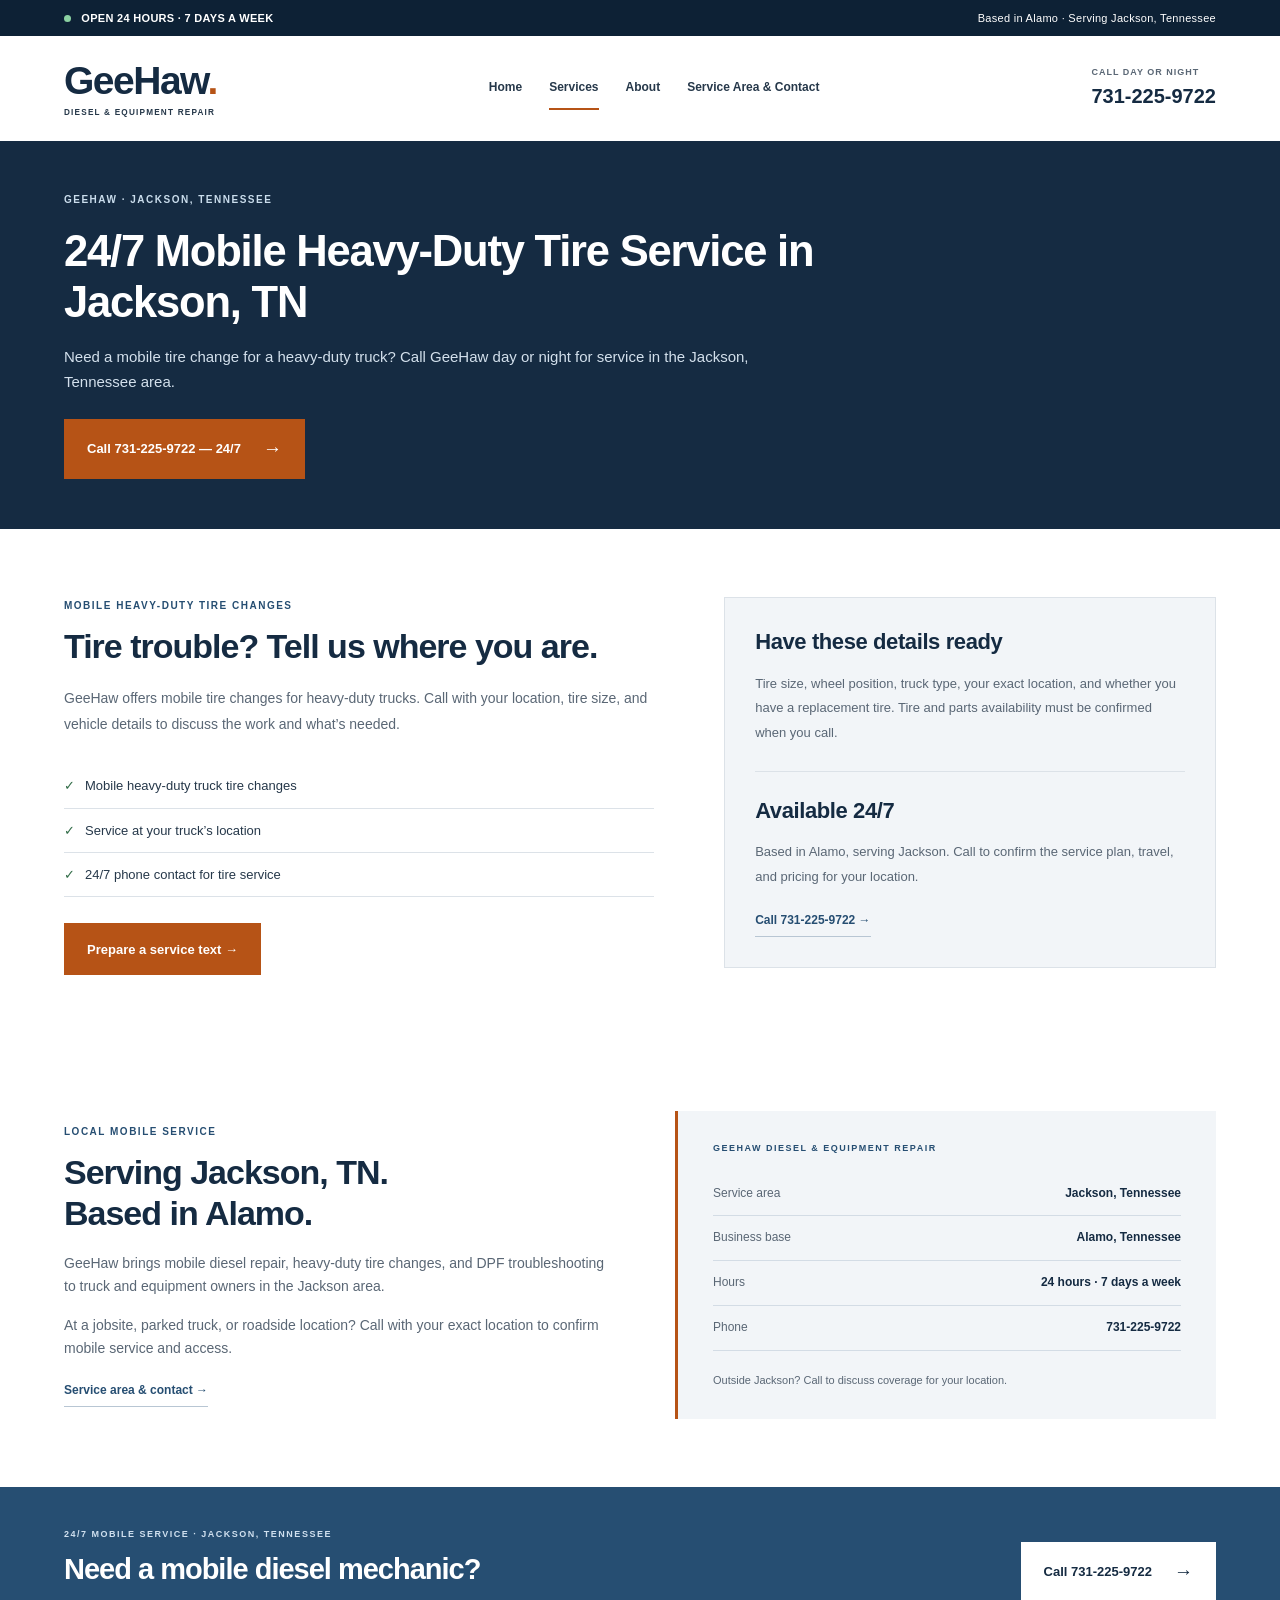
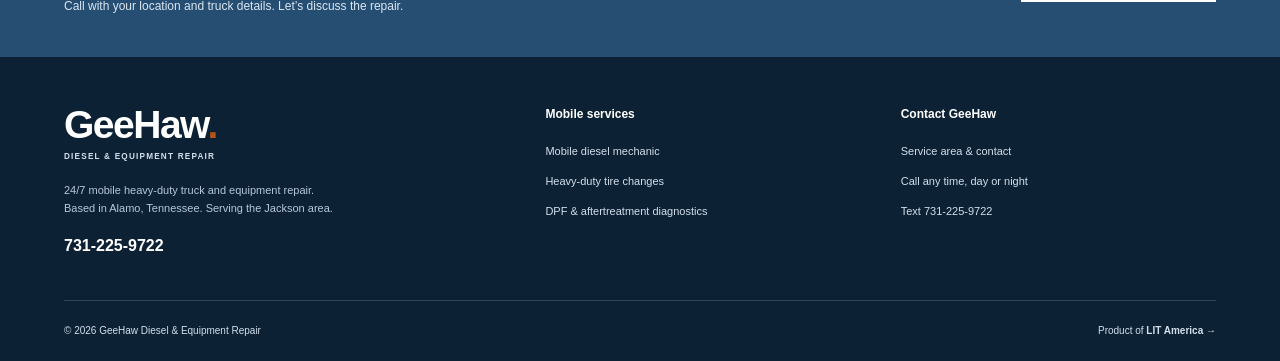
<file: mobile-tire-service.html>
<!doctype html><html lang="en"><head><meta charset="utf-8"><meta name="viewport" content="width=device-width, initial-scale=1"><title>24/7 Mobile Heavy-Duty Tire Service in Jackson, TN | GeeHaw</title><meta name="description" content="Need a mobile tire change for a heavy-duty truck? Call GeeHaw day or night for service in the Jackson, Tennessee area."><meta name="theme-color" content="#152b42"><meta name="robots" content="index,follow"><link rel="canonical" href="https://vikramsamalanetha-debug.github.io/geehaa-demo2/mobile-tire-service.html"><meta property="og:type" content="website"><meta property="og:title" content="24/7 Mobile Heavy-Duty Tire Service in Jackson, TN | GeeHaw"><meta property="og:description" content="Need a mobile tire change for a heavy-duty truck? Call GeeHaw day or night for service in the Jackson, Tennessee area."><meta property="og:url" content="https://vikramsamalanetha-debug.github.io/geehaa-demo2/mobile-tire-service.html"><link rel="icon" href="assets/favicon.svg" type="image/svg+xml"><link rel="stylesheet" href="assets/style.css?v=local-service-2"><script src="assets/app.js?v=local-service-2" defer></script><script type="application/ld+json">{"@context": "https://schema.org", "@type": "LocalBusiness", "@id": "https://vikramsamalanetha-debug.github.io/geehaa-demo2/#business", "name": "GeeHaw Diesel & Equipment Repair", "telephone": "+1-731-225-9722", "url": "https://vikramsamalanetha-debug.github.io/geehaa-demo2/", "description": "24/7 mobile heavy-duty diesel truck and equipment repair, mobile tire changes, and DPF and aftertreatment troubleshooting.", "address": {"@type": "PostalAddress", "addressLocality": "Alamo", "addressRegion": "TN", "addressCountry": "US"}, "areaServed": [{"@type": "City", "name": "Jackson", "containedInPlace": {"@type": "State", "name": "Tennessee"}}], "openingHoursSpecification": [{"@type": "OpeningHoursSpecification", "dayOfWeek": ["Monday", "Tuesday", "Wednesday", "Thursday", "Friday", "Saturday", "Sunday"], "opens": "00:00", "closes": "23:59"}]}</script></head><body><a class="skip" href="#main">Skip to content</a><div class="statusbar"><span><i></i> OPEN 24 HOURS · 7 DAYS A WEEK</span><span>Based in Alamo · Serving Jackson, Tennessee</span></div><header><a class="brand" href="index.html" aria-label="GeeHaw home"><span class="brand-name">GeeHaw<span class="brand-dot">.</span></span><small>DIESEL & EQUIPMENT REPAIR</small></a><button class="menu" aria-label="Open navigation" aria-expanded="false" aria-controls="navigation">☰</button><nav id="navigation" aria-label="Main navigation"><a href="index.html">Home</a><a href="services.html" aria-current="page">Services</a><a href="about.html">About</a><a href="contact.html">Service Area & Contact</a></nav><a class="header-call" href="tel:+17312259722"><small>CALL DAY OR NIGHT</small>731-225-9722</a></header><main id="main"><section class="page-intro"><div class="wrap"><span class="eyebrow">GEEHAW · JACKSON, TENNESSEE</span><h1>24/7 Mobile Heavy-Duty Tire Service in Jackson, TN</h1><p>Need a mobile tire change for a heavy-duty truck? Call GeeHaw day or night for service in the Jackson, Tennessee area.</p><a class="button" href="tel:+17312259722">Call 731-225-9722 — 24/7 <span>→</span></a></div></section><section id="tires" class="section service-detail"><div><span class="eyebrow">MOBILE HEAVY-DUTY TIRE CHANGES</span><h2>Tire trouble? Tell us where you are.</h2><p>GeeHaw offers mobile tire changes for heavy-duty trucks. Call with your location, tire size, and vehicle details to discuss the work and what’s needed.</p><ul class="checks"><li>Mobile heavy-duty truck tire changes</li><li>Service at your truck’s location</li><li>24/7 phone contact for tire service</li></ul><a class="button" href="contact.html?service=Mobile tire change">Prepare a service text →</a></div><aside class="plain-panel"><h3>Have these details ready</h3><p>Tire size, wheel position, truck type, your exact location, and whether you have a replacement tire. Tire and parts availability must be confirmed when you call.</p><hr><h3>Available 24/7</h3><p>Based in Alamo, serving Jackson. Call to confirm the service plan, travel, and pricing for your location.</p><a class="text-link" href="tel:+17312259722">Call 731-225-9722 →</a></aside></section><section class="coverage section"><div><span class="eyebrow">LOCAL MOBILE SERVICE</span><h2>Serving Jackson, TN.<br>Based in Alamo.</h2><p>GeeHaw brings mobile diesel repair, heavy-duty tire changes, and DPF troubleshooting to truck and equipment owners in the Jackson area.</p><p>At a jobsite, parked truck, or roadside location? Call with your exact location to confirm mobile service and access.</p><a class="text-link" href="contact.html">Service area & contact →</a></div><div class="coverage-box"><span class="eyebrow">GEEHAW DIESEL & EQUIPMENT REPAIR</span><dl><div><dt>Service area</dt><dd>Jackson, Tennessee</dd></div><div><dt>Business base</dt><dd>Alamo, Tennessee</dd></div><div><dt>Hours</dt><dd>24 hours · 7 days a week</dd></div><div><dt>Phone</dt><dd><a href="tel:+17312259722">731-225-9722</a></dd></div></dl><p>Outside Jackson? Call to discuss coverage for your location.</p></div></section></main><section class="call-band"><div><span class="eyebrow">24/7 MOBILE SERVICE · JACKSON, TENNESSEE</span><h2>Need a mobile diesel mechanic?</h2><p>Call with your location and truck details. Let’s discuss the repair.</p></div><a class="button light" href="tel:+17312259722">Call 731-225-9722 <span>→</span></a></section><footer><div><a class="brand" href="index.html"><span class="brand-name">GeeHaw<span class="brand-dot">.</span></span><small>DIESEL & EQUIPMENT REPAIR</small></a><p>24/7 mobile heavy-duty truck and equipment repair.<br>Based in Alamo, Tennessee. Serving the Jackson area.</p><a class="footer-phone" href="tel:+17312259722">731-225-9722</a></div><div class="footer-list"><b>Mobile services</b><a href="diesel-repair.html">Mobile diesel mechanic</a><a href="mobile-tire-service.html">Heavy-duty tire changes</a><a href="dpf-repair.html">DPF & aftertreatment diagnostics</a></div><div class="footer-list"><b>Contact GeeHaw</b><a href="contact.html">Service area & contact</a><a href="tel:+17312259722">Call any time, day or night</a><a href="sms:+17312259722">Text 731-225-9722</a></div><div class="foot-bottom"><span>© <span id="year">2026</span> GeeHaw Diesel & Equipment Repair</span><a href="https://www.litamerica.net" target="_blank" rel="noopener noreferrer">Product of <b>LIT America</b> →</a></div></footer><div class="mobile-actions"><a href="tel:+17312259722">Call 24/7 · 731-225-9722</a><a href="sms:+17312259722">Text us</a></div></body></html>
</file>
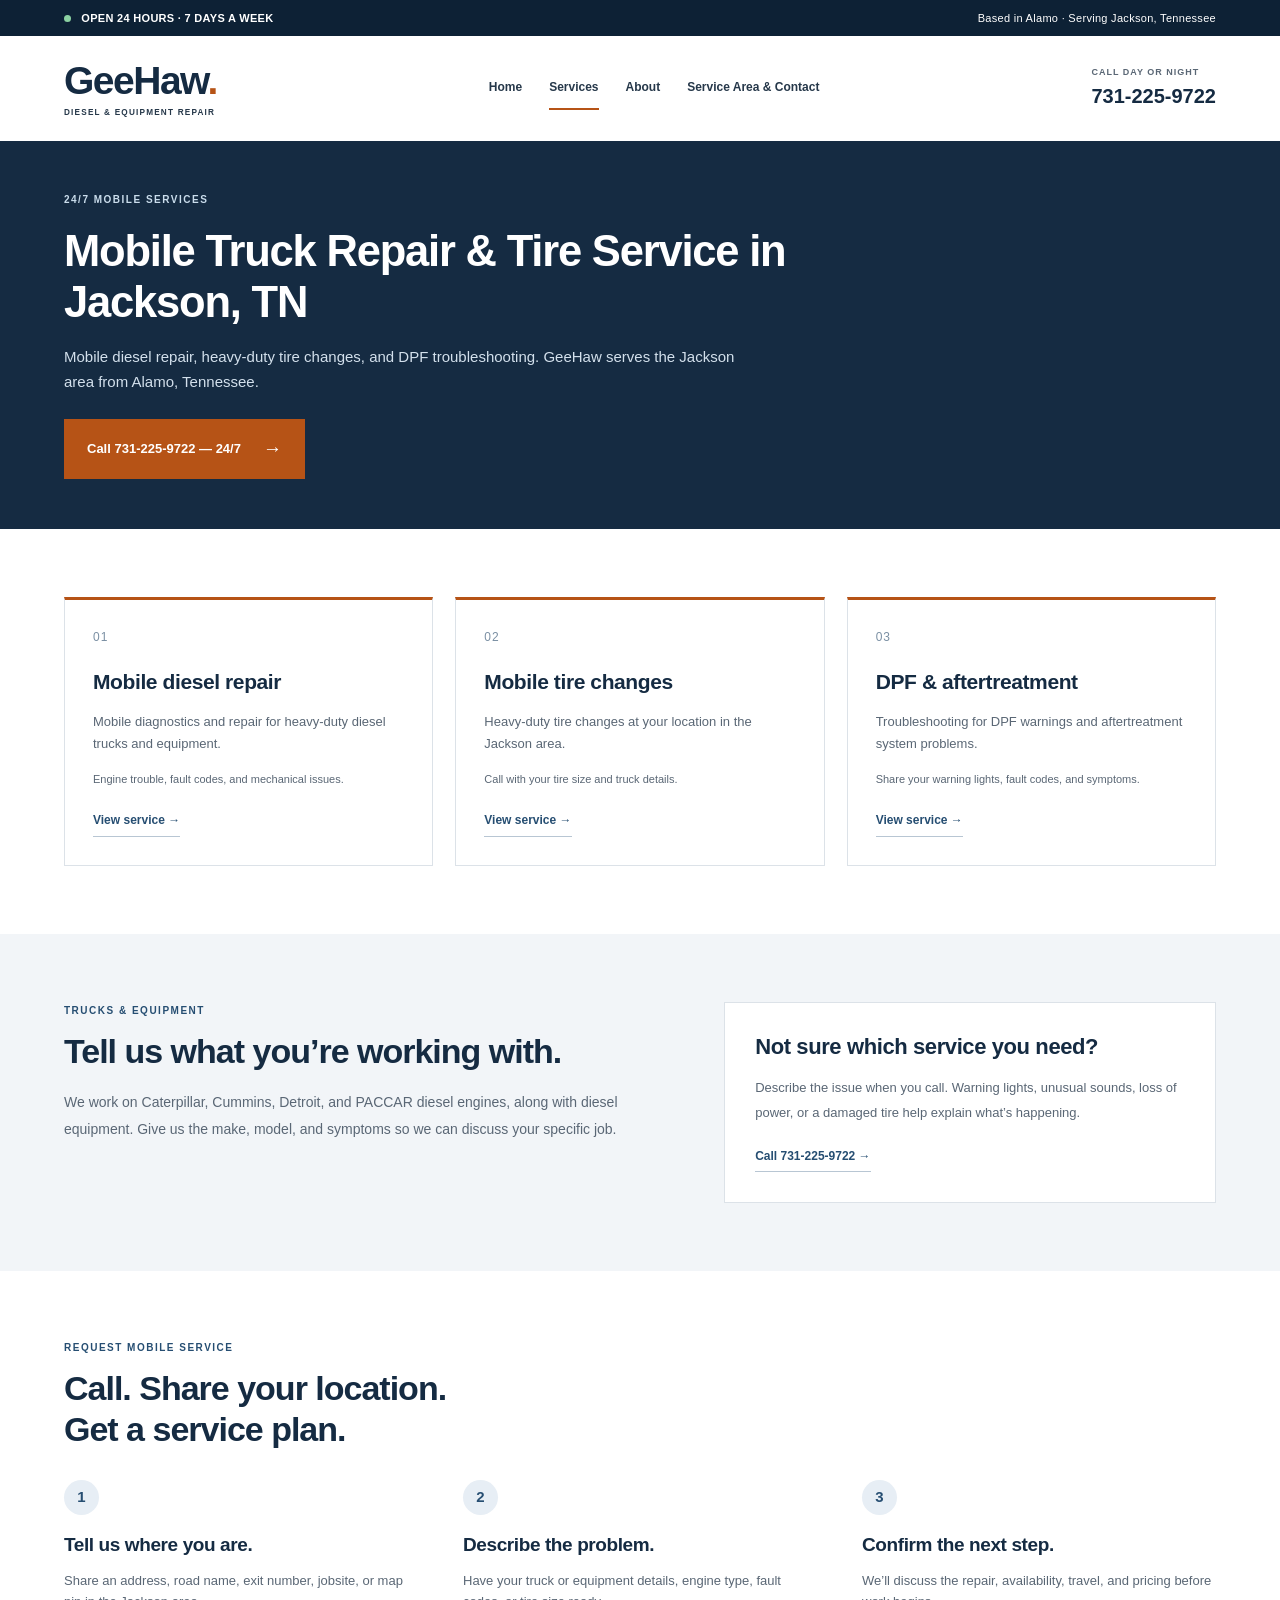
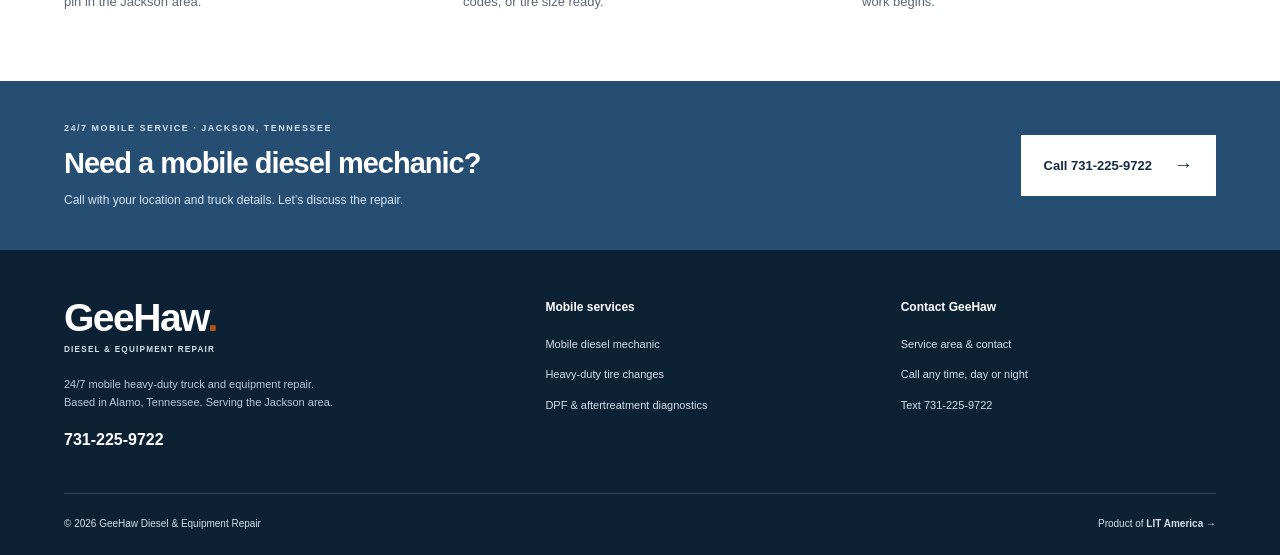
<file: services.html>
<!doctype html><html lang="en"><head><meta charset="utf-8"><meta name="viewport" content="width=device-width, initial-scale=1"><title>Mobile Truck Repair &amp; Tire Services | Jackson, TN | GeeHaw</title><meta name="description" content="Explore GeeHaw’s mobile diesel repair, heavy-duty tire changes and DPF diagnostics in Jackson, Tennessee. Available 24/7: 731-225-9722."><meta name="theme-color" content="#152b42"><meta name="robots" content="index,follow"><link rel="canonical" href="https://vikramsamalanetha-debug.github.io/geehaa-demo2/services.html"><meta property="og:type" content="website"><meta property="og:title" content="Mobile Truck Repair &amp; Tire Services | Jackson, TN | GeeHaw"><meta property="og:description" content="Explore GeeHaw’s mobile diesel repair, heavy-duty tire changes and DPF diagnostics in Jackson, Tennessee. Available 24/7: 731-225-9722."><meta property="og:url" content="https://vikramsamalanetha-debug.github.io/geehaa-demo2/services.html"><link rel="icon" href="assets/favicon.svg" type="image/svg+xml"><link rel="stylesheet" href="assets/style.css?v=local-service-2"><script src="assets/app.js?v=local-service-2" defer></script><script type="application/ld+json">{"@context": "https://schema.org", "@type": "LocalBusiness", "@id": "https://vikramsamalanetha-debug.github.io/geehaa-demo2/#business", "name": "GeeHaw Diesel & Equipment Repair", "telephone": "+1-731-225-9722", "url": "https://vikramsamalanetha-debug.github.io/geehaa-demo2/", "description": "24/7 mobile heavy-duty diesel truck and equipment repair, mobile tire changes, and DPF and aftertreatment troubleshooting.", "address": {"@type": "PostalAddress", "addressLocality": "Alamo", "addressRegion": "TN", "addressCountry": "US"}, "areaServed": [{"@type": "City", "name": "Jackson", "containedInPlace": {"@type": "State", "name": "Tennessee"}}], "openingHoursSpecification": [{"@type": "OpeningHoursSpecification", "dayOfWeek": ["Monday", "Tuesday", "Wednesday", "Thursday", "Friday", "Saturday", "Sunday"], "opens": "00:00", "closes": "23:59"}]}</script></head><body><a class="skip" href="#main">Skip to content</a><div class="statusbar"><span><i></i> OPEN 24 HOURS · 7 DAYS A WEEK</span><span>Based in Alamo · Serving Jackson, Tennessee</span></div><header><a class="brand" href="index.html" aria-label="GeeHaw home"><span class="brand-name">GeeHaw<span class="brand-dot">.</span></span><small>DIESEL & EQUIPMENT REPAIR</small></a><button class="menu" aria-label="Open navigation" aria-expanded="false" aria-controls="navigation">☰</button><nav id="navigation" aria-label="Main navigation"><a href="index.html">Home</a><a href="services.html" aria-current="page">Services</a><a href="about.html">About</a><a href="contact.html">Service Area & Contact</a></nav><a class="header-call" href="tel:+17312259722"><small>CALL DAY OR NIGHT</small>731-225-9722</a></header><main id="main"><section class="page-intro"><div class="wrap"><span class="eyebrow">24/7 MOBILE SERVICES</span><h1>Mobile Truck Repair & Tire Service in Jackson, TN</h1><p>Mobile diesel repair, heavy-duty tire changes, and DPF troubleshooting. GeeHaw serves the Jackson area from Alamo, Tennessee.</p><a class="button" href="tel:+17312259722">Call 731-225-9722 — 24/7 <span>→</span></a></div></section><section class="section"><div class="service-grid"><article class="service-card"><span class="service-number">01</span><h3><a href="diesel-repair.html">Mobile diesel repair</a></h3><p>Mobile diagnostics and repair for heavy-duty diesel trucks and equipment.</p><p class="small">Engine trouble, fault codes, and mechanical issues.</p><a class="text-link" href="diesel-repair.html">View service →</a></article><article class="service-card"><span class="service-number">02</span><h3><a href="mobile-tire-service.html">Mobile tire changes</a></h3><p>Heavy-duty tire changes at your location in the Jackson area.</p><p class="small">Call with your tire size and truck details.</p><a class="text-link" href="mobile-tire-service.html">View service →</a></article><article class="service-card"><span class="service-number">03</span><h3><a href="dpf-repair.html">DPF & aftertreatment</a></h3><p>Troubleshooting for DPF warnings and aftertreatment system problems.</p><p class="small">Share your warning lights, fault codes, and symptoms.</p><a class="text-link" href="dpf-repair.html">View service →</a></article></div></section><section class="section gray"><div class="two-column"><div><span class="eyebrow">TRUCKS & EQUIPMENT</span><h2>Tell us what you’re working with.</h2><p>We work on Caterpillar, Cummins, Detroit, and PACCAR diesel engines, along with diesel equipment. Give us the make, model, and symptoms so we can discuss your specific job.</p></div><div class="plain-panel"><h3>Not sure which service you need?</h3><p>Describe the issue when you call. Warning lights, unusual sounds, loss of power, or a damaged tire help explain what’s happening.</p><a class="text-link" href="tel:+17312259722">Call 731-225-9722 →</a></div></div></section><section class="section"><div class="section-heading"><span class="eyebrow">REQUEST MOBILE SERVICE</span><h2>Call. Share your location.<br>Get a service plan.</h2></div><div class="steps"><div><b>1</b><h3>Tell us where you are.</h3><p>Share an address, road name, exit number, jobsite, or map pin in the Jackson area.</p></div><div><b>2</b><h3>Describe the problem.</h3><p>Have your truck or equipment details, engine type, fault codes, or tire size ready.</p></div><div><b>3</b><h3>Confirm the next step.</h3><p>We’ll discuss the repair, availability, travel, and pricing before work begins.</p></div></div></section></main><section class="call-band"><div><span class="eyebrow">24/7 MOBILE SERVICE · JACKSON, TENNESSEE</span><h2>Need a mobile diesel mechanic?</h2><p>Call with your location and truck details. Let’s discuss the repair.</p></div><a class="button light" href="tel:+17312259722">Call 731-225-9722 <span>→</span></a></section><footer><div><a class="brand" href="index.html"><span class="brand-name">GeeHaw<span class="brand-dot">.</span></span><small>DIESEL & EQUIPMENT REPAIR</small></a><p>24/7 mobile heavy-duty truck and equipment repair.<br>Based in Alamo, Tennessee. Serving the Jackson area.</p><a class="footer-phone" href="tel:+17312259722">731-225-9722</a></div><div class="footer-list"><b>Mobile services</b><a href="diesel-repair.html">Mobile diesel mechanic</a><a href="mobile-tire-service.html">Heavy-duty tire changes</a><a href="dpf-repair.html">DPF & aftertreatment diagnostics</a></div><div class="footer-list"><b>Contact GeeHaw</b><a href="contact.html">Service area & contact</a><a href="tel:+17312259722">Call any time, day or night</a><a href="sms:+17312259722">Text 731-225-9722</a></div><div class="foot-bottom"><span>© <span id="year">2026</span> GeeHaw Diesel & Equipment Repair</span><a href="https://www.litamerica.net" target="_blank" rel="noopener noreferrer">Product of <b>LIT America</b> →</a></div></footer><div class="mobile-actions"><a href="tel:+17312259722">Call 24/7 · 731-225-9722</a><a href="sms:+17312259722">Text us</a></div></body></html>
</file>
<file: assets/style.css>
:root{--navy:#152b42;--dark:#0d2135;--orange:#b65316;--blue:#264e72;--text:#26384a;--muted:#5a6775;--line:#dce2e8;--gray:#f2f5f8;--white:#fff}*{box-sizing:border-box}html{scroll-behavior:smooth;scroll-padding-top:25px}body{margin:0;color:var(--text);font-family:Arial,Helvetica,sans-serif;line-height:1.65;background:#fff}a{color:inherit;text-decoration:none}p,h1,h2,h3{margin:0}button,input,select,textarea{font:inherit}a,button{touch-action:manipulation}a:focus-visible,button:focus-visible,summary:focus-visible,input:focus-visible,textarea:focus-visible,select:focus-visible{outline:3px solid #db752e;outline-offset:4px}.statusbar{background:var(--dark);color:#fff;display:flex;justify-content:space-between;gap:20px;padding:9px max(5%,calc((100vw - 1240px)/2));font-size:11px;letter-spacing:.3px}.statusbar span:first-child{font-weight:700}.statusbar i,.availability i,.eyebrow i{display:inline-block;background:#8bd1a2;width:7px;height:7px;border-radius:50%;margin-right:7px}.statusbar span{white-space:nowrap}header{min-height:105px;display:flex;align-items:center;justify-content:space-between;gap:30px;max-width:1240px;padding:20px 0;margin:auto}.brand{display:flex;flex-direction:column;line-height:1;flex-shrink:0}.brand-name{font-size:39px;letter-spacing:-1.5px;font-weight:900;color:var(--navy)}.brand-dot{color:var(--orange)}.brand small{font-size:8.2px;letter-spacing:1.2px;margin-top:9px;font-weight:700}.header-call{font-size:20px;font-weight:800;color:var(--navy);white-space:nowrap}.header-call small{display:block;font-size:9px;letter-spacing:1px;color:var(--muted)}nav{display:flex;gap:27px;font-size:12px;font-weight:700}nav a{padding:10px 0;border-bottom:2px solid transparent}nav a:hover,nav a[aria-current]{border-color:var(--orange)}.menu{display:none}.skip{position:absolute;top:-70px;left:10px;background:var(--orange);padding:12px;z-index:100}.skip:focus{top:0}.hero{background:var(--navy);display:grid;grid-template-columns:1.5fr 1fr;gap:7%;padding:65px max(5%,calc((100vw - 1240px)/2));color:#fff}.hero-copy{max-width:720px}.eyebrow{font-size:10px;letter-spacing:1.5px;font-weight:800;display:block;line-height:1.7}.hero .eyebrow{color:#d5e5f3}.hero h1{font-size:clamp(36px,3.6vw,54px);line-height:1.12;letter-spacing:-1.8px;margin:22px 0}.hero h1 span{color:#ffb880}.hero-subtitle{color:#fff;font-size:21px;line-height:1.55;font-weight:700;margin-bottom:18px}.hero-copy>p:not(.hero-subtitle){font-size:14px;line-height:1.9;color:#d3deea;max-width:570px}.buttons{display:flex;flex-wrap:wrap;align-items:center;gap:14px;margin-top:26px}.button{display:inline-flex;align-items:center;justify-content:center;gap:22px;padding:15px 22px;min-height:52px;background:var(--orange);color:#fff;border:1px solid var(--orange);font-size:13px;font-weight:800;cursor:pointer;line-height:1.5;transition:background .15s}.button:hover{background:#b9571a;border-color:#b9571a}.button span{font-size:19px}.button.outline-light{background:transparent;border-color:#8b9cae;color:#fff}.button.outline-light:hover{background:#26415c}.button.light{background:#fff;color:var(--navy);border-color:#fff;white-space:nowrap}.button.outline{background:transparent;color:var(--navy);border-color:#a6b2c0}.hero-copy>p.hero-note{font-size:10px;color:#bdd0e1;margin-top:24px}.dispatch-card{background:#fff;color:var(--text);padding:30px 32px;border-top:5px solid var(--orange);align-self:center;box-shadow:0 12px 25px #00101e33}.availability{font-size:9px;font-weight:800;letter-spacing:1px;color:#275d3a;background:#eef7f0;padding:7px 10px;display:inline-block}.availability i{background:#3b8251;width:6px;height:6px}.dispatch-card h2{font-size:29px;line-height:1.2;letter-spacing:-.7px;margin:20px 0 13px}.dispatch-card p{font-size:12px;color:var(--muted)}.dispatch-phone{display:block;font-size:31px;font-weight:900;letter-spacing:-.8px;margin-top:20px;line-height:1.3;color:var(--navy)}.dispatch-caption{font-size:10px;color:var(--muted)}.dispatch-list{border-top:1px solid var(--line);margin:22px 0 14px;padding-top:12px}.dispatch-list span{display:block;font-size:11px;padding:5px 0}.dispatch-list span:before{content:'✓';color:#2b7047;margin-right:10px}.text-link{font-size:12px;font-weight:800;color:var(--blue);border-bottom:1px solid #b8c6d3;display:inline-block;padding:5px 0}.text-link:hover{color:#a9480c}.quick-strip{display:grid;grid-template-columns:repeat(4,1fr);padding:22px max(5%,calc((100vw - 1240px)/2));gap:20px;background:#edf2f6;border-bottom:1px solid var(--line);font-size:11px;font-weight:700}.quick-strip span:before{content:'✓';color:#2b7047;margin-right:8px}.section{max-width:1240px;margin:auto;padding:68px 0}.section-heading{max-width:750px;margin-bottom:30px}.section .eyebrow,.engine-section .eyebrow{color:var(--blue)}h2{font-size:34px;line-height:1.2;letter-spacing:-1px;color:var(--navy);margin:12px 0 18px}h3{font-size:21px;line-height:1.3;color:var(--navy);letter-spacing:-.4px}p{font-size:14px;color:var(--muted);margin-bottom:16px}.service-grid{display:grid;grid-template-columns:repeat(3,1fr);gap:22px}.service-card{border:1px solid var(--line);border-top:3px solid var(--orange);padding:28px;display:flex;flex-direction:column;background:#fff}.service-number{color:#7a8fa3;font-size:12px;letter-spacing:1px;margin-bottom:20px}.service-card h3{margin-bottom:16px}.service-card h3 a:hover{color:var(--orange)}.service-card p{font-size:13px}.service-card p.small{font-size:11px}.service-card .text-link{align-self:flex-start;margin-top:auto}.engine-section{background:var(--gray);padding:34px max(5%,calc((100vw - 1240px)/2));display:grid;grid-template-columns:1fr 1fr;gap:50px;align-items:center}.engine-section h2{font-size:25px;margin:8px 0}.engine-section p{font-size:12px;margin:0}.engine-tags{display:grid;grid-template-columns:repeat(2,1fr);gap:10px}.engine-tags span{padding:10px 15px;border:1px solid #cdd7e1;color:var(--navy);font-size:15px;font-weight:800;background:#fff}.coverage{display:grid;grid-template-columns:1fr 1fr;gap:70px;align-items:center}.coverage-box{background:var(--gray);padding:30px 35px;border-left:3px solid var(--orange)}.coverage-box>.eyebrow{font-size:9px}.coverage-box p{font-size:11px;margin:20px 0 0}dl{margin:15px 0}dl>div{display:flex;gap:20px;justify-content:space-between;border-bottom:1px solid #d3dce5;padding:12px 0;font-size:12px}dt{color:var(--muted)}dd{font-weight:700;text-align:right;margin:0;color:var(--navy)}.steps{display:grid;grid-template-columns:repeat(3,1fr);gap:45px}.steps b{width:35px;height:35px;background:#e7eef5;color:var(--blue);display:grid;place-items:center;font-size:15px;border-radius:50%;margin-bottom:18px}.steps h3{font-size:19px;margin-bottom:12px}.steps p{font-size:13px;margin:0}.call-band{background:var(--blue);color:#fff;padding:40px max(5%,calc((100vw - 1240px)/2));display:flex;justify-content:space-between;align-items:center;gap:30px}.call-band h2{color:#fff;font-size:29px;margin:10px 0}.call-band p{color:#dae7f2;font-size:12px;margin:0}.call-band .eyebrow{font-size:9px;color:#d0e0ef}footer{background:#0d2135;color:#d2dfeb;padding:48px max(5%,calc((100vw - 1240px)/2)) 0;display:grid;grid-template-columns:1.4fr 1fr 1fr;gap:40px}footer .brand-name{color:#fff}footer .brand{margin-bottom:20px}footer p{font-size:11px;color:#b7c8d9}.footer-phone{font-weight:800;color:#fff}.footer-list{display:flex;flex-direction:column;gap:12px;font-size:11px}.footer-list b{color:#fff;font-size:12px;margin-bottom:5px}.footer-list a:hover{color:#ffb880}.foot-bottom{display:flex;justify-content:space-between;grid-column:1/-1;border-top:1px solid #30445b;padding:22px 0;font-size:10px;gap:20px}.page-intro{background:var(--navy);color:#fff;padding:50px max(5%,calc((100vw - 1240px)/2))}.page-intro .wrap{max-width:900px}.page-intro .eyebrow{color:#caddec}.page-intro h1{font-size:clamp(32px,3.4vw,47px);line-height:1.16;letter-spacing:-1.2px;margin:18px 0}.page-intro p{color:#d3e0ec;max-width:700px;font-size:15px}.page-intro .button{margin-top:8px}.two-column,.service-detail,.contact-layout{display:grid;grid-template-columns:1.2fr 1fr;gap:70px}.gray{background:var(--gray);max-width:none;padding-left:max(5%,calc((100vw - 1240px)/2));padding-right:max(5%,calc((100vw - 1240px)/2))}.two-column p,.service-detail p{line-height:1.9}.plain-panel{background:var(--gray);padding:30px;align-self:start;border:1px solid var(--line)}.gray .plain-panel{background:#fff}.plain-panel h3{font-size:22px;margin-bottom:15px}.plain-panel hr{border:0;border-top:1px solid var(--line);margin:25px 0}.plain-panel p{font-size:13px}.checks{list-style:none;margin:26px 0;padding:0}.checks li{border-bottom:1px solid var(--line);padding:11px 0;font-size:13px}.checks li:before{content:'✓';color:#326d48;margin-right:10px}.phone-large{font-size:36px;display:block;font-weight:900;letter-spacing:-1px;color:var(--navy);margin:16px 0}.contact-card{padding-bottom:35px;border-bottom:1px solid var(--line)}.area-card{padding-top:25px}.request{background:var(--gray);border:1px solid var(--line);padding:30px;align-self:start}.request h2{font-size:29px}.request>p{font-size:12px}form{display:flex;flex-direction:column}label{font-size:12px;font-weight:700;margin:17px 0 7px}input,select,textarea{width:100%;min-height:46px;padding:11px 12px;background:#fff;color:var(--text);border:1px solid #aebbc9;border-radius:0;font-size:13px}textarea{resize:vertical}form .button{margin-top:24px}.small{font-size:11px;color:var(--muted);line-height:1.8}form .small{margin-top:12px}#form-status{font-size:12px;font-weight:700;color:var(--blue)}#message-review{border-top:1px solid #bbc8d5;padding-top:20px;margin-top:20px}#message-review h3{margin-bottom:15px}#message-review .buttons{gap:15px}.copy-text{background:transparent;border:0;border-bottom:1px solid var(--blue);font-size:12px;padding:8px 0;color:var(--blue);cursor:pointer}.mobile-actions{display:none}[hidden]{display:none!important}@media(min-width:1600px){.hero h1{font-size:54px}}@media(max-width:1380px){header,.section{margin-left:5%;margin-right:5%}header{gap:25px}.section.gray{margin:0}.hero{gap:5%;grid-template-columns:1.4fr 1fr}.dispatch-phone{font-size:29px}}@media(max-width:1000px){header{gap:20px}nav{gap:18px;font-size:11px}.header-call{font-size:17px}.brand-name{font-size:33px}.brand small{font-size:7px}.hero{grid-template-columns:1.35fr 1fr;gap:25px;padding-top:45px;padding-bottom:45px}.hero h1{font-size:37px}.hero-subtitle{font-size:18px}.dispatch-card{padding:25px 22px}.dispatch-card h2{font-size:25px}.dispatch-phone{font-size:26px}.button{padding:13px 17px;font-size:12px}.quick-strip{gap:12px;font-size:9px}.service-card{padding:22px}.coverage,.two-column,.contact-layout,.service-detail{gap:35px}.coverage-box{padding:25px}.engine-section{gap:30px}.request{padding:24px}.phone-large{font-size:31px}}@media(max-width:760px){.statusbar{padding:9px 5%;font-size:9px;justify-content:center}.statusbar span:last-child{display:none}header{min-height:83px;padding:16px 0;margin:0 5%;position:relative;flex-wrap:wrap}.brand-name{font-size:33px}.brand small{font-size:7px}.header-call{display:none}.menu{display:block;border:1px solid #abb9c7;background:#fff;color:var(--navy);font-size:23px;width:44px;height:44px;cursor:pointer}nav{display:none;position:absolute;top:83px;left:-5.55%;right:-5.55%;z-index:20;background:#fff;padding:15px 5% 25px;border-bottom:1px solid var(--line);box-shadow:0 12px 15px #112b4220;font-size:14px}nav.open{display:flex;flex-direction:column;gap:5px}nav a{padding:10px}.hero{grid-template-columns:1fr;padding:36px 6% 32px;gap:30px}.hero h1{font-size:clamp(35px,7.7vw,52px);letter-spacing:-1.1px;margin:20px 0}.hero .eyebrow{font-size:9px;letter-spacing:1px}.hero-subtitle{font-size:19px}.hero-copy>p:not(.hero-subtitle){font-size:13px}.hero .buttons{gap:10px}.hero .button{font-size:12px;padding:14px 16px}.hero-copy>p.hero-note{font-size:10px}.dispatch-card{padding:25px}.dispatch-card h2{font-size:28px}.dispatch-card h2 br{display:none}.dispatch-phone{font-size:33px}.dispatch-list{margin:18px 0 12px}.quick-strip{grid-template-columns:1fr 1fr;padding:20px 6%;gap:12px;font-size:10px}.section{padding:45px 0;margin-left:6%;margin-right:6%}h2{font-size:29px;letter-spacing:-.8px}h3{font-size:21px}.section-heading{margin-bottom:25px}.service-grid{grid-template-columns:1fr;gap:18px}.service-card{padding:25px}.service-number{margin-bottom:14px}.service-card p{margin-bottom:12px}.engine-section{grid-template-columns:1fr;gap:20px;padding:30px 6%}.engine-section h2{font-size:25px}.engine-tags{grid-template-columns:repeat(2,1fr)}.engine-tags span{font-size:14px}.coverage,.two-column,.contact-layout,.service-detail{grid-template-columns:1fr;gap:28px}.coverage-box{padding:25px 22px}.coverage-box>.eyebrow{font-size:8px}.steps{grid-template-columns:1fr;gap:28px}.steps b{margin-bottom:12px}.steps h3{font-size:20px}.call-band{flex-direction:column;align-items:flex-start;padding:32px 6%;gap:20px}.call-band h2{font-size:27px}.call-band .button{width:100%}.call-band .eyebrow{font-size:8px}footer{grid-template-columns:1fr;gap:30px;padding:36px 6% 65px}.foot-bottom{flex-direction:column;gap:8px;grid-column:1;padding-top:20px;font-size:9px}.footer-list{gap:10px}.mobile-actions{position:fixed;bottom:0;left:0;right:0;z-index:30;display:grid;grid-template-columns:1.9fr 1fr;background:var(--orange);padding-bottom:env(safe-area-inset-bottom);box-shadow:0 -3px 15px #0002}.mobile-actions a{min-height:53px;display:grid;place-items:center;font-weight:800;font-size:12px;color:#fff}.mobile-actions a:last-child{background:var(--navy)}.page-intro{padding:35px 6%}.page-intro h1{font-size:34px}.page-intro p{font-size:13px}.page-intro .eyebrow{font-size:9px}.page-intro .button{font-size:12px}.gray{padding-left:6%;padding-right:6%}.plain-panel{padding:25px}.request{padding:24px 20px}.phone-large{font-size:34px}.contact-card .buttons{gap:10px}.contact-card .button{padding:14px 16px}.request h2{font-size:27px}dl>div{font-size:11px;gap:10px}}@media(prefers-reduced-motion:reduce){html{scroll-behavior:auto}*{transition:none!important}}
</file>
